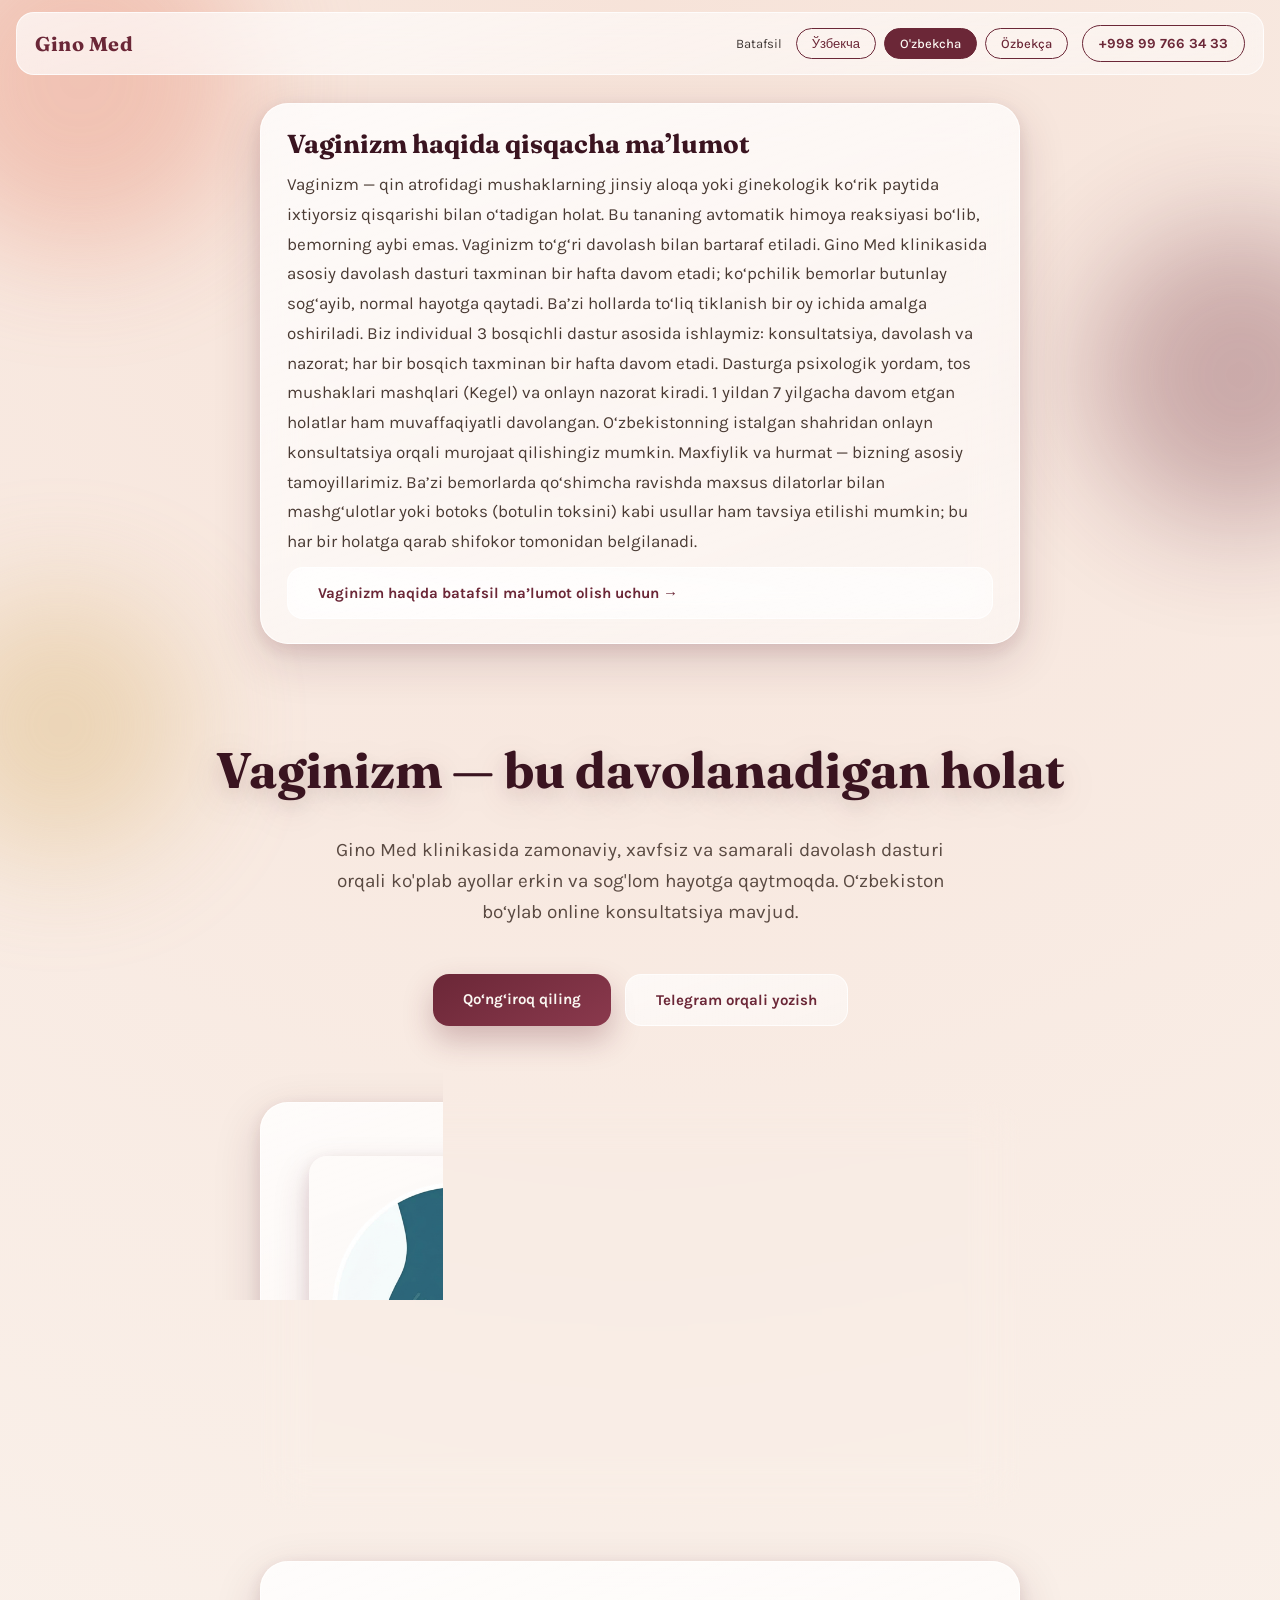
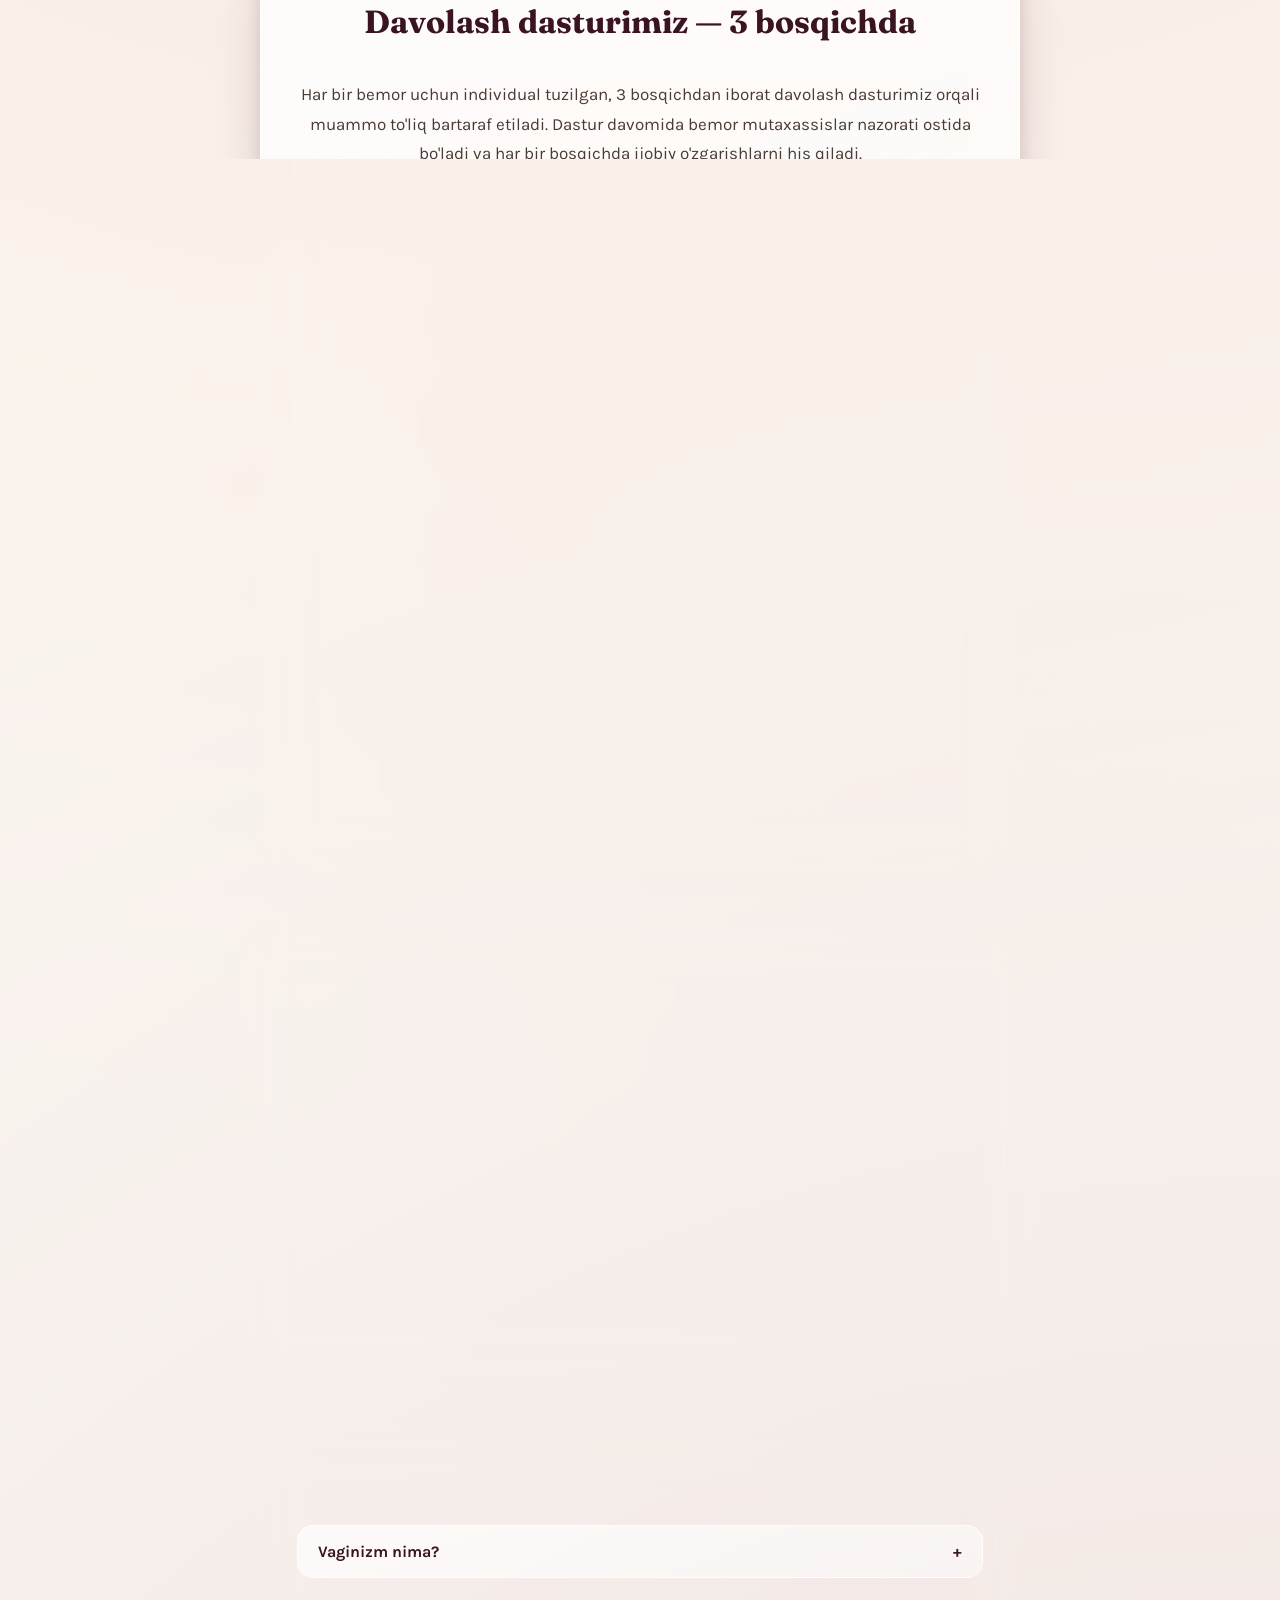
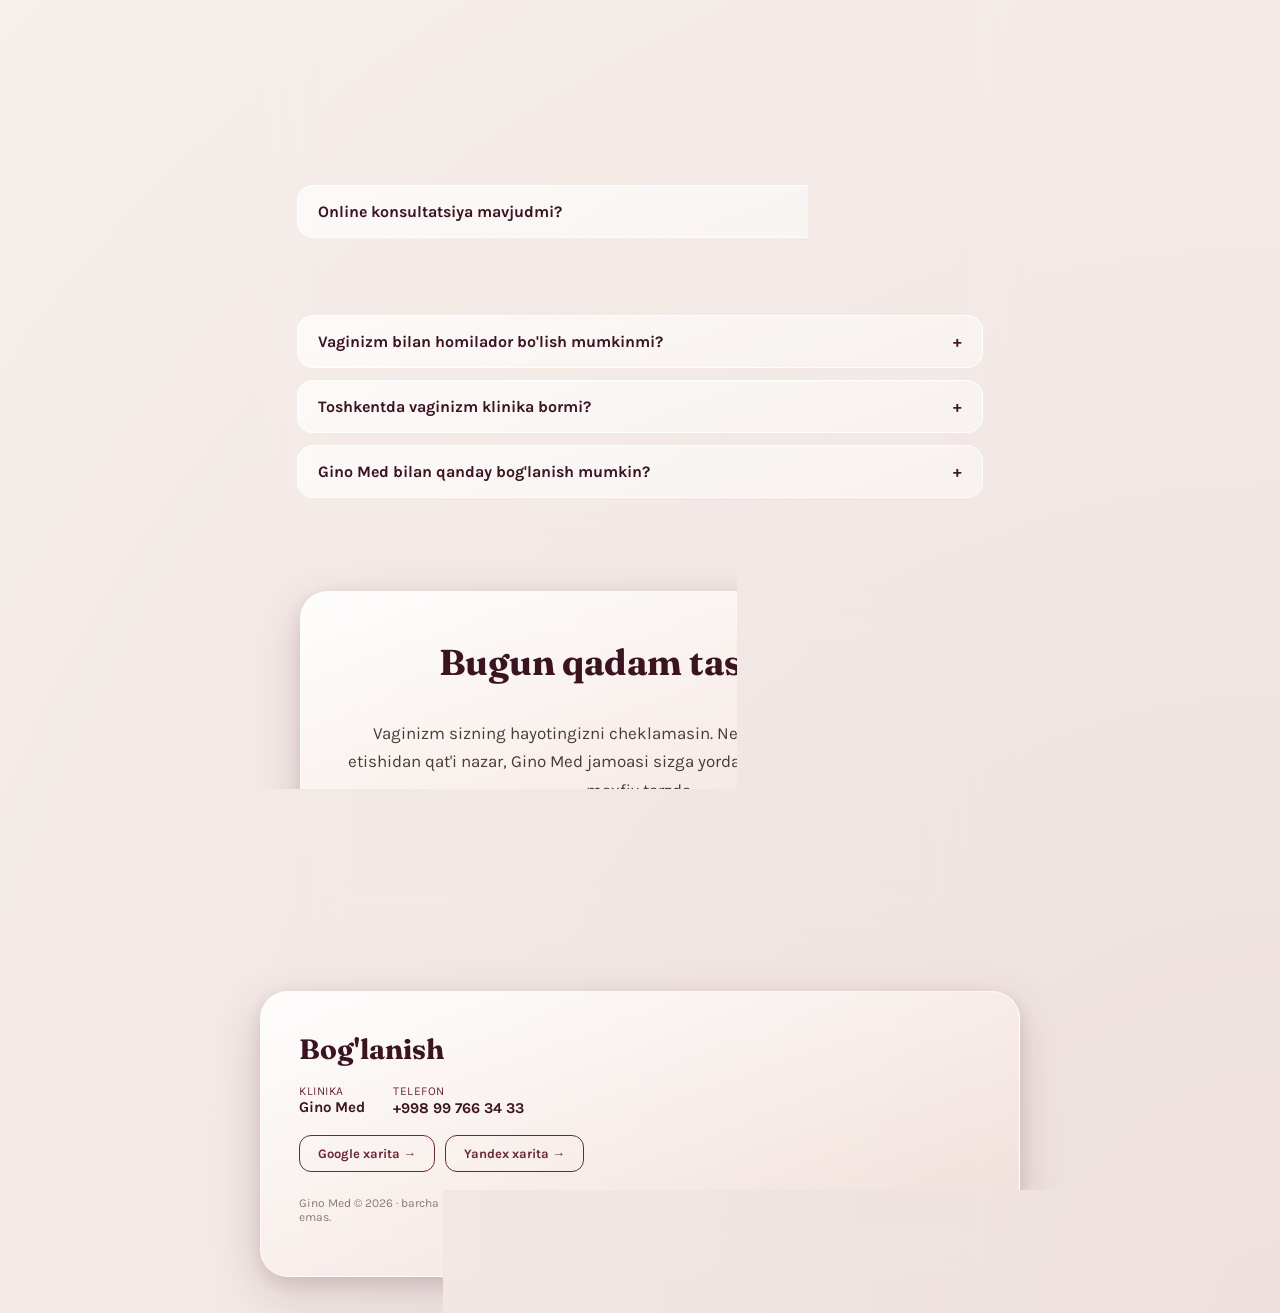
<file: index.html>
<!doctype html>
<html lang="uz">
<head>
  <meta charset="utf-8">
  <meta name="viewport" content="width=device-width, initial-scale=1">

  <!-- SEO: Title & Description (LLM-friendly, no region) -->
  <title>Vaginizm davolash — Gino Med klinikasi | Online va maxfiy yordam</title>
  <meta name="description" content="Vaginizm nima? Vaginizm belgilari va sabablari bo‘yicha ma’lumot. Gino Med klinikasida Toshkentda individual vaginizm davolash, online konsultatsiya. Ko‘p hollarda bir oy ichida ijobiy natija.">

  <!-- Canonical -->
  <link rel="canonical" href="https://vaginizm.uz/">

  <!-- Open Graph -->
  <meta property="og:type" content="website">
  <meta property="og:title" content="Vaginizm davolash — Gino Med klinikasi">
  <meta property="og:description" content="Individual 3 bosqichli dastur, online konsultatsiya. Ko‘p hollarda bir oy ichida ijobiy natija. Maxfiy va xavfsiz.">
  <meta property="og:image" content="https://vaginizm.uz/icons/hero.png">
  <meta property="og:locale" content="uz_UZ">

  <!-- Fonts -->
  <link rel="preconnect" href="https://fonts.googleapis.com">
  <link href="https://fonts.googleapis.com/css2?family=Fraunces:wght@400;600;700&family=Karla:wght@400;500;700&display=swap" rel="stylesheet">

  <!-- Favicon & App Icons (based on clinic logo) -->
  <link rel="apple-touch-icon" sizes="180x180" href="icons/apple-touch-icon.png">
  <link rel="icon" type="image/png" sizes="32x32" href="icons/favicon-32x32.png">
  <link rel="icon" type="image/png" sizes="16x16" href="icons/favicon-16x16.png">

  <!-- Styles -->
  <link rel="stylesheet" href="css/styles.css">

  <!-- Schema: MedicalClinic -->
  <script type="application/ld+json">
  {
    "@context": "https://schema.org",
    "@type": "MedicalClinic",
    "name": "Gino Med",
    "alternateName": ["Гино Мед"],
    "url": "https://vaginizm.uz/",
    "description": "Vaginizmni individual 3 bosqichli dastur orqali davolaydigan ginekologiya klinikasi. O‘zbekiston bo‘ylab online konsultatsiya mavjud.",
    "medicalSpecialty": "Gynecologic",
    "telephone": "+998997663433",
    "areaServed": {
      "@type": "Country",
      "name": "Uzbekistan"
    },
    "sameAs": [
      "https://t.me/devioruz"
    ],
    "priceRange": "$$",
    "openingHoursSpecification": {
      "@type": "OpeningHoursSpecification",
      "dayOfWeek": ["Monday","Tuesday","Wednesday","Thursday","Friday","Saturday","Sunday"],
      "opens": "09:00",
      "closes": "21:00"
    }
  }
  </script>

  <!-- Schema: FAQPage -->
  <script type="application/ld+json">
  {
    "@context": "https://schema.org",
    "@type": "FAQPage",
    "mainEntity": [
      {"@type":"Question","name":"Vaginizm nima?","acceptedAnswer":{"@type":"Answer","text":"Vaginizm — jinsiy aloqa yoki ginekologik ko‘rikni qiyinlashtiradigan, ixtiyorsiz mushak spazmi bilan bog‘liq holat."}},
      {"@type":"Question","name":"Vaginizm davolanadimi?","acceptedAnswer":{"@type":"Answer","text":"Ha, to‘g‘ri yondashuv bilan davolanadi. Gino Med klinikasi 1 yildan 7 yilgacha ushbu muammo bilan yashagan bemorlarni ham muvaffaqiyatli davolagan."}},
      {"@type":"Question","name":"Vaginizm necha vaqtda davolanadi?","acceptedAnswer":{"@type":"Answer","text":"Ko‘p hollarda bir oy ichida ijobiy natijaga erishiladi, lekin bu har bir bemorga qarab farq qilishi mumkin."}},
      {"@type":"Question","name":"Davolash dasturi necha bosqichdan iborat?","acceptedAnswer":{"@type":"Answer","text":"Davolash individual tuzilgan 3 bosqichdan iborat: konsultatsiya, davolash va nazorat."}},
      {"@type":"Question","name":"Jinsiy aloqada og‘riq bo‘lsa nima qilish kerak?","acceptedAnswer":{"@type":"Answer","text":"Agar jinsiy aloqada doimiy og‘riq, birinchi kecha qo‘rquvi yoki qin mushaklari siqilishi kuzatilsa, vaginizm shubhasi mumkin. Gino Med klinikasida ginekolog va psixolog bilan konsultatsiya o‘tkaziladi."}},
      {"@type":"Question","name":"Vaginizm bilan homilador bo‘lish mumkinmi?","acceptedAnswer":{"@type":"Answer","text":"Ha, vaginizm bilan ham homilador bo‘lish mumkin. Ba’zi hollarda EKU yoki boshqa usullar tavsiya etiladi."}},
      {"@type":"Question","name":"Toshkentda vaginizm klinika bormi?","acceptedAnswer":{"@type":"Answer","text":"Ha, Gino Med — Toshkentdagi vaginizm klinikasi. O‘zbekiston bo‘ylab online konsultatsiya orqali ham murojaat qilishingiz mumkin."}},
      {"@type":"Question","name":"Online konsultatsiya mavjudmi?","acceptedAnswer":{"@type":"Answer","text":"Ha, O‘zbekiston bo‘ylab online konsultatsiya olib boriladi. Batafsil ma’lumot uchun qo‘ng‘iroq qiling."}},
      {"@type":"Question","name":"Gino Med bilan qanday bog‘lanish mumkin?","acceptedAnswer":{"@type":"Answer","text":"Telefon orqali: +998 99 766 34 33."}}
    ]
  }
  </script>
</head>
<body>

  <!-- Background blobs (optimized) -->
  <div class="blob b1"></div>
  <div class="blob b2"></div>
  <div class="blob b3"></div>

  <!-- Hidden summary for crawlers / LLMs -->
  <div class="sr-only" id="ai-summary">
    Gino Med — vaginizmni davolaydigan ginekologiya klinikasi. Vaginizm — jinsiy aloqa yoki ginekologik ko‘rikni qiyinlashtiradigan, ixtiyorsiz mushak spazmi bilan bog‘liq holat. 1 yildan 7 yilgacha davom etgan holatlar ham muvaffaqiyatli davolangan; ko‘p hollarda bir oy ichida natija. Davolash individual 3 bosqichli dastur orqali olib boriladi. O‘zbekiston bo‘ylab online konsultatsiya mavjud. Telefon: +998 99 766 34 33.
  </div>

  <!-- SEO keywords block (Latin + Cyrillic) for crawlers -->
  <div class="sr-only">
    Vaginizm nima, vaginizm belgilari, vaginizm sabablari, jinsiy aloqada og'riq, qin mushaklari siqilishi, birinchi jinsiy aloqadan qo'rquv. Vaginizmni davolash Toshkentda, vaginizm klinika, ginekolog Toshkent, seksopatolog Toshkent, vaginizm shifokori, vaginizm psixolog, kegel mashqlari, vaginizm botoks, vaginizm uy sharoitida davolash. Vaginizm bilan homilador bo'lish, vaginizm va EKU.
    Вагинизм нима, вагинизм белгилари, вагинизм сабаблари, жинсий алоқада оғриқ, қин мушаклари сиқилиши, биринчи жинсий алоқадан қўрқув. Вагинизмни даволаш Тошкентда, вагинизм клиника, гинеколог Тошкент, сексопатолог Тошкент, вагинизм шифокори, вагинизм психолог, Кегел машқлари, вагинизм ботокс, вагинизм уй шароитида даволаш. Вагинизм билан ҳомиладор бўлиш, вагинизм ва ЭКУ.
  </div>

  <div class="page">

    <!-- HEADER (desktop bar / mobile expandable card) -->
    <header class="glass-chip header" id="site-header">
      <div class="header-top-row">
        <div class="logo">Gino Med</div>
        <a href="vaginizm.html" class="header-link desktop-only" data-i18n="navArticle">Batafsil</a>

        <!-- Desktop: language + phone (visible on larger screens) -->
        <div class="header-right desktop-only" id="lang-switcher"></div>

        <!-- Mobile menu button (hamburger / X in same button) -->
        <button class="menu-btn mobile-only" id="mobile-menu-btn" aria-label="Menyu">
          <span></span><span></span><span></span>
        </button>
      </div>

      <!-- Mobile expandable menu inside header card -->
      <div id="mobile-menu">
        <div id="mobile-lang-switcher"></div>
        <a href="vaginizm.html" class="header-link mobile-only" data-i18n="navArticle">Batafsil</a>
        <a href="tel:+998997663433" class="btn btn-solid mobile-phone-link">+998 99 766 34 33</a>
      </div>
    </header>

    <main>
      <!-- HOOK LAYER (GEO/SEO summary for humans and LLMs) -->
      <section class="hook-layer">
        <div class="glass wrap fade d1">
          <h2 data-i18n="hookTitle">Vaginizm haqida qisqacha ma’lumot</h2>
          <p data-i18n="hookText"></p>
          <a href="vaginizm.html" class="btn btn-outline glass-chip" data-i18n="hookLink">Vaginizm haqida batafsil ma’lumot olish uchun →</a>
        </div>
      </section>

      <!-- HERO -->
      <section class="hero">
      <h1 class="fade d1" data-i18n="heroTitle">Vaginizm — bu davolanadigan holat</h1>
      <p class="fade d2" data-i18n="heroSubtitle">Gino Med klinikasida zamonaviy, xavfsiz va samarali davolash dasturi orqali ko‘plab ayollar erkin va sog‘lom hayotga qaytmoqda. O‘zbekiston bo‘ylab online konsultatsiya mavjud.</p>
      <div class="fade d3 hero-actions">
        <a href="tel:+998997663433" class="btn btn-solid" data-i18n="ctaPrimary">Qo‘ng‘iroq qilish</a>
        <a href="https://t.me/devioruz" target="_blank" rel="noopener noreferrer" class="btn btn-outline glass-chip" id="telegram-cta" data-i18n="ctaTelegram">Telegram orqali yozish</a>
      </div>
    </section>

    <!-- INTRO CARD (hero image + text) -->
    <section class="intro">
      <div class="glass fade d2 wrap intro-card">
        <img
          src="icons/hero.png"
          alt="Gino Med — Vaginizm davolash"
          loading="eager"
          class="blur-up intro-image"
        >
        <div class="intro-text">
          <h2 data-i18n="aboutTitle">Vaginizm nima?</h2>
          <p data-i18n="aboutText">Gino Med — O‘zbekistondagi vaginizm bo‘yicha ixtisoslashgan ginekologiya klinikasi. Vaginizm — jinsiy aloqa yoki ginekologik ko‘rikni qiyinlashtiradigan, ixtiyorsiz mushak spazmi bilan bog‘liq holat. Biz 1 yildan 7 yilgacha ushbu muammo bilan yashagan bemorlarni ham muvaffaqiyatli davolab, sog‘lig‘ini tiklaganmiz. To‘g‘ri yondashuv bilan ko‘pchilik bemorlarda bir oy ichida ijobiy natijaga erishiladi.</p>
        </div>
      </div>
    </section>



    <!-- PROGRAM -->
    <section class="program">
      <div class="glass fade d3 wrap">
        <h2 data-i18n="programTitle">Davolash dasturimiz — 3 bosqichda</h2>
        <p data-i18n="programText">Har bir bemor uchun individual tuzilgan, 3 bosqichdan iborat davolash dasturimiz orqali muammo to‘liq bartaraf etiladi. Dastur davomida bemor mutaxassislar nazorati ostida bo‘ladi va har bir bosqichda ijobiy o‘zgarishlarni his qiladi.</p>
        <img
          src="icons/3steps.jpg"
          alt="Davolash dasturimiz — 3 bosqichda"
          loading="lazy"
          class="blur-up program-image"
        >
      </div>
    </section>

    <!-- WHY US -->
    <section class="why">
      <div class="glass-dark fade d2 wrap">
        <h2 data-i18n="whyTitle">Nega aynan Gino Med?</h2>
        <div id="why-list" class="why-list">
          <!-- Default content for SEO/LLM (JS will override) -->
          <div class="why-row"><div class="why-icon">✓</div><div class="why-text">Maxfiylik va hurmat kafolatlangan</div></div>
          <div class="why-row"><div class="why-icon">✓</div><div class="why-text">Individual yondashuv — har bir bemor uchun alohida reja</div></div>
          <div class="why-row"><div class="why-icon">✓</div><div class="why-text">Tajribali mutaxassislar jamoasi</div></div>
          <div class="why-row"><div class="why-icon">✓</div><div class="why-text">Ko‘pchilik holatlarda 1 oy ichida natija</div></div>
          <div class="why-row"><div class="why-icon">✓</div><div class="why-text">1 yildan 7 yilgacha davom etgan holatlarni ham davolash tajribasi</div></div>
        </div>
      </div>
    </section>

    <!-- FAQ -->
    <section class="faq">
      <div class="glass fade d3 wrap">
        <h2 data-i18n="faqTitle">Ko‘p so‘raladigan savollar</h2>
        <div id="faq-list" class="faq-list">
          <!-- Default FAQ content for SEO/LLM (JS will override) -->
          <div class="faq-item glass-chip">
            <div class="faq-q"><span>Vaginizm nima?</span><span>+</span></div>
            <div class="faq-a">Vaginizm — jinsiy aloqa yoki ginekologik ko‘rikni qiyinlashtiradigan, ixtiyorsiz mushak spazmi bilan bog‘liq holat.</div>
          </div>
          <div class="faq-item glass-chip">
            <div class="faq-q"><span>Vaginizm davolanadimi?</span><span>+</span></div>
            <div class="faq-a">Ha, to‘g‘ri yondashuv bilan davolanadi. Gino Med klinikasi 1 yildan 7 yilgacha ushbu muammo bilan yashagan bemorlarni ham muvaffaqiyatli davolagan.</div>
          </div>
          <div class="faq-item glass-chip">
            <div class="faq-q"><span>Vaginizm necha vaqtda davolanadi?</span><span>+</span></div>
            <div class="faq-a">Ko‘p hollarda bir oy ichida ijobiy natijaga erishiladi, lekin bu har bir bemorga qarab farq qilishi mumkin.</div>
          </div>
          <div class="faq-item glass-chip">
            <div class="faq-q"><span>Davolash dasturi necha bosqichdan iborat?</span><span>+</span></div>
            <div class="faq-a">Davolash individual tuzilgan 3 bosqichdan iborat: konsultatsiya, davolash va nazorat.</div>
          </div>
          <div class="faq-item glass-chip">
            <div class="faq-q"><span>Online konsultatsiya mavjudmi?</span><span>+</span></div>
            <div class="faq-a">Ha, O‘zbekiston bo‘ylab online konsultatsiya olib boriladi. Batafsil ma’lumot uchun qo‘ng‘iroq qiling.</div>
          </div>
          <div class="faq-item glass-chip">
            <div class="faq-q"><span>Gino Med bilan qanday bog‘lanish mumkin?</span><span>+</span></div>
            <div class="faq-a">Telefon orqali: +998 99 766 34 33.</div>
          </div>
        </div>
      </div>
    </section>

    <!-- FINAL CTA -->
    <section class="final-cta">
      <div class="glass fade d3 wrap">
        <h2 data-i18n="ctaTitle">Bugun qadam tashlang</h2>
        <p data-i18n="ctaText">Vaginizm sizning hayotingizni cheklamasin. Necha yildan beri davom etishidan qat'i nazar, Gino Med jamoasi sizga yordam bera oladi — xavfsiz va maxfiy tarzda.</p>
        <a href="tel:+998997663433" class="btn btn-solid" id="final-cta-btn">Hoziroq bog'laning: +998 99 766 34 33</a>
      </div>
    </section>
    </main>

    <!-- CONTACT / FOOTER -->
    <footer class="footer">
      <div class="glass fade d4 wrap">
        <h3 data-i18n="contactTitle">Bog‘lanish</h3>
        <div class="contact-grid">
          <div>
            <div class="label" data-i18n="clinicLabel">Klinika</div>
            <div class="value">Gino Med</div>
          </div>
          <div>
            <div class="label" data-i18n="phoneLabel">Telefon</div>
            <a href="tel:+998997663433" class="value">+998 99 766 34 33</a>
          </div>
        </div>
        <div class="map-links">
          <a href="https://maps.app.goo.gl/FUXiEd91kHBf6kwW9" target="_blank" rel="noopener noreferrer" id="google-link">Google xarita →</a>
          <a href="https://yandex.uz/maps/-/CXE9FCyt" target="_blank" rel="noopener noreferrer" id="yandex-link">Yandex xarita →</a>
        </div>
        <p class="footer-note" id="footer-line">Gino Med © 2026 · barcha huquqlar himoyalangan. Ushbu ma’lumotlar faqat tanishtiruv uchun, shaxsiy tibbiy maslahat emas.</p>
      </div>
    </footer>

  </div>

  <!-- FAB-style mobile call button (icon only, bottom-right) -->
  <a href="tel:+998997663433" class="fab-call mobile-only" aria-label="Qo‘ng‘iroq qilish">
    <svg viewBox="0 0 24 24" width="24" height="24" fill="none" stroke="#FBF7F2" stroke-width="2.2" stroke-linecap="round" stroke-linejoin="round">
      <path d="M22 16.92v3a2 2 0 0 1-2.18 2 19.79 19.79 0 0 1-8.63-3.07 19.52 19.52 0 0 1-6-6A19.79 19.79 0 0 1 2.12 4.18 2 2 0 0 1 4.11 2h3a2 2 0 0 1 2 1.72c.13.81.36 1.6.68 2.35a2 2 0 0 1-.45 2.11L8.09 9.42a16 16 0 0 0 6 6l1.24-1.24a2 2 0 0 1 2.11-.45c.75.32 1.54.55 2.35.68A2 2 0 0 1 22 16.92Z"/>
    </svg>
  </a>

  <!-- Main JS -->
  <script src="js/main.js"></script>
</body>
</html>
</file>
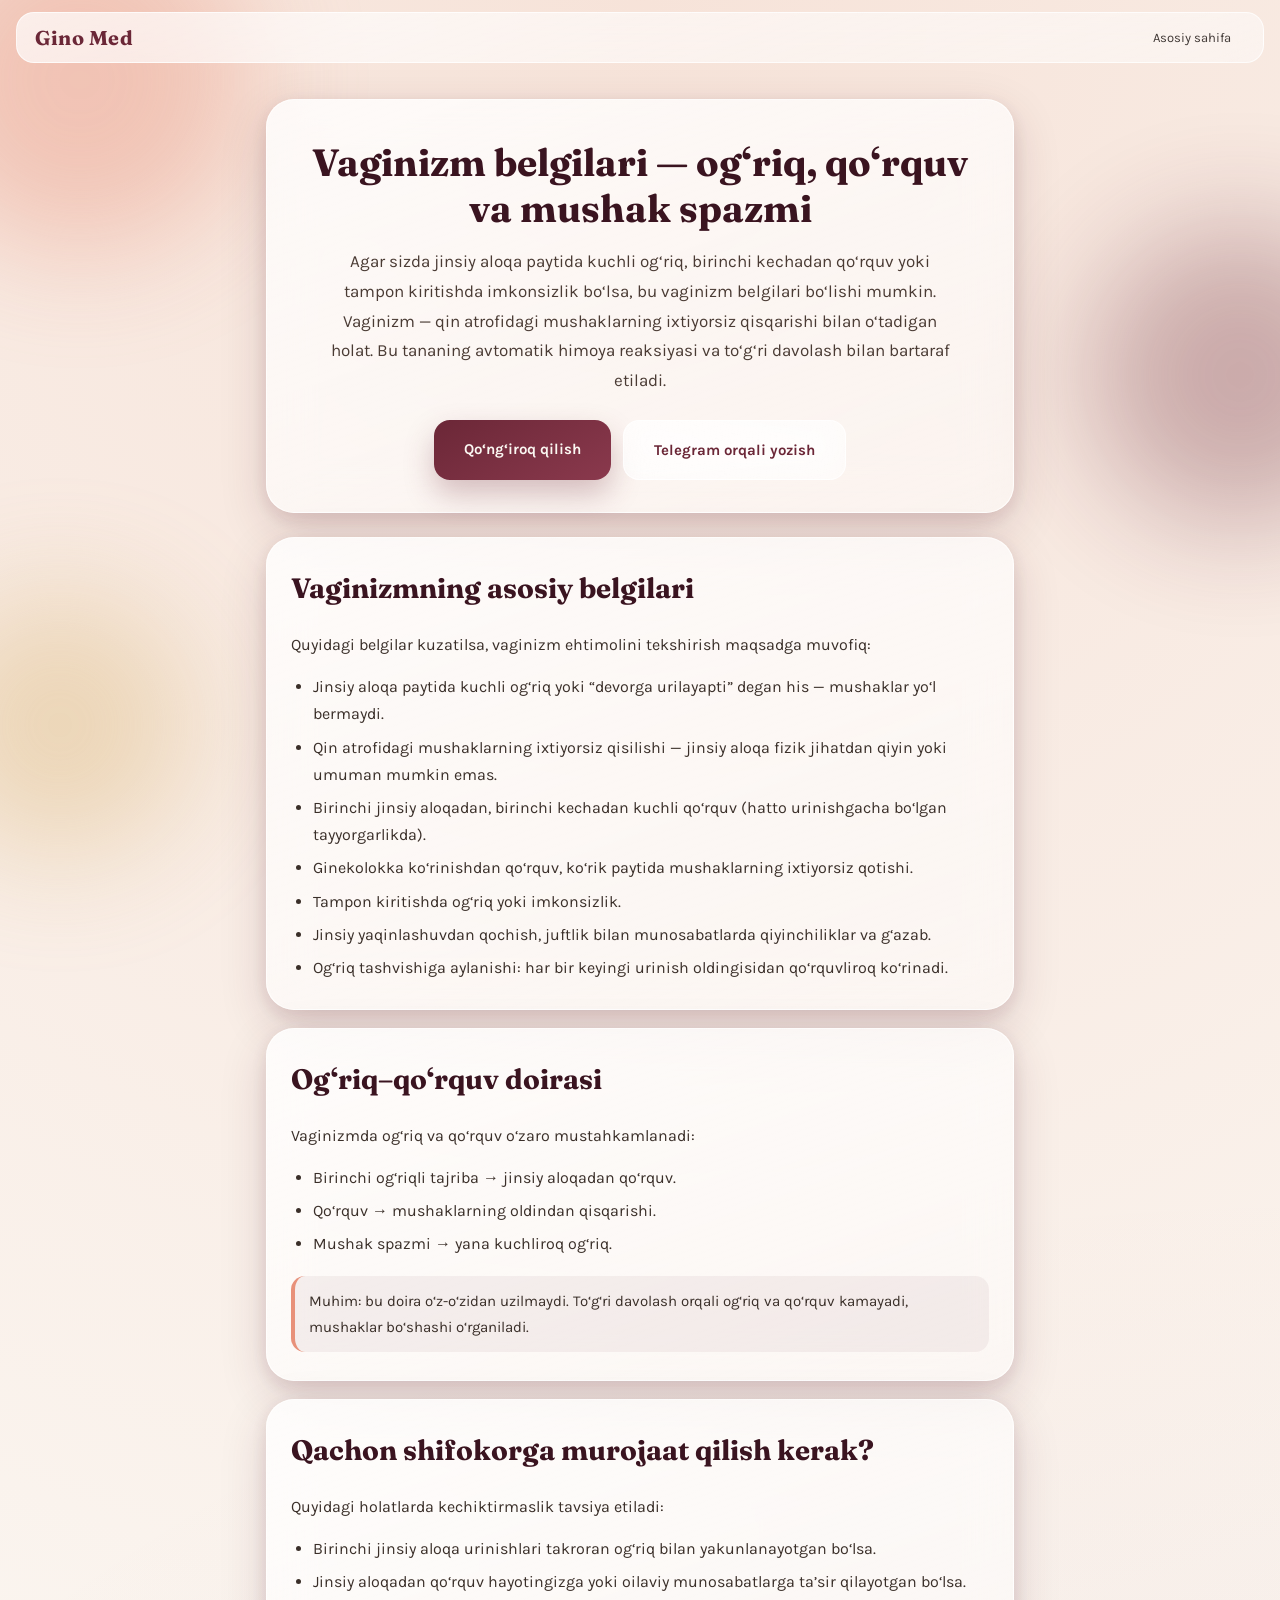
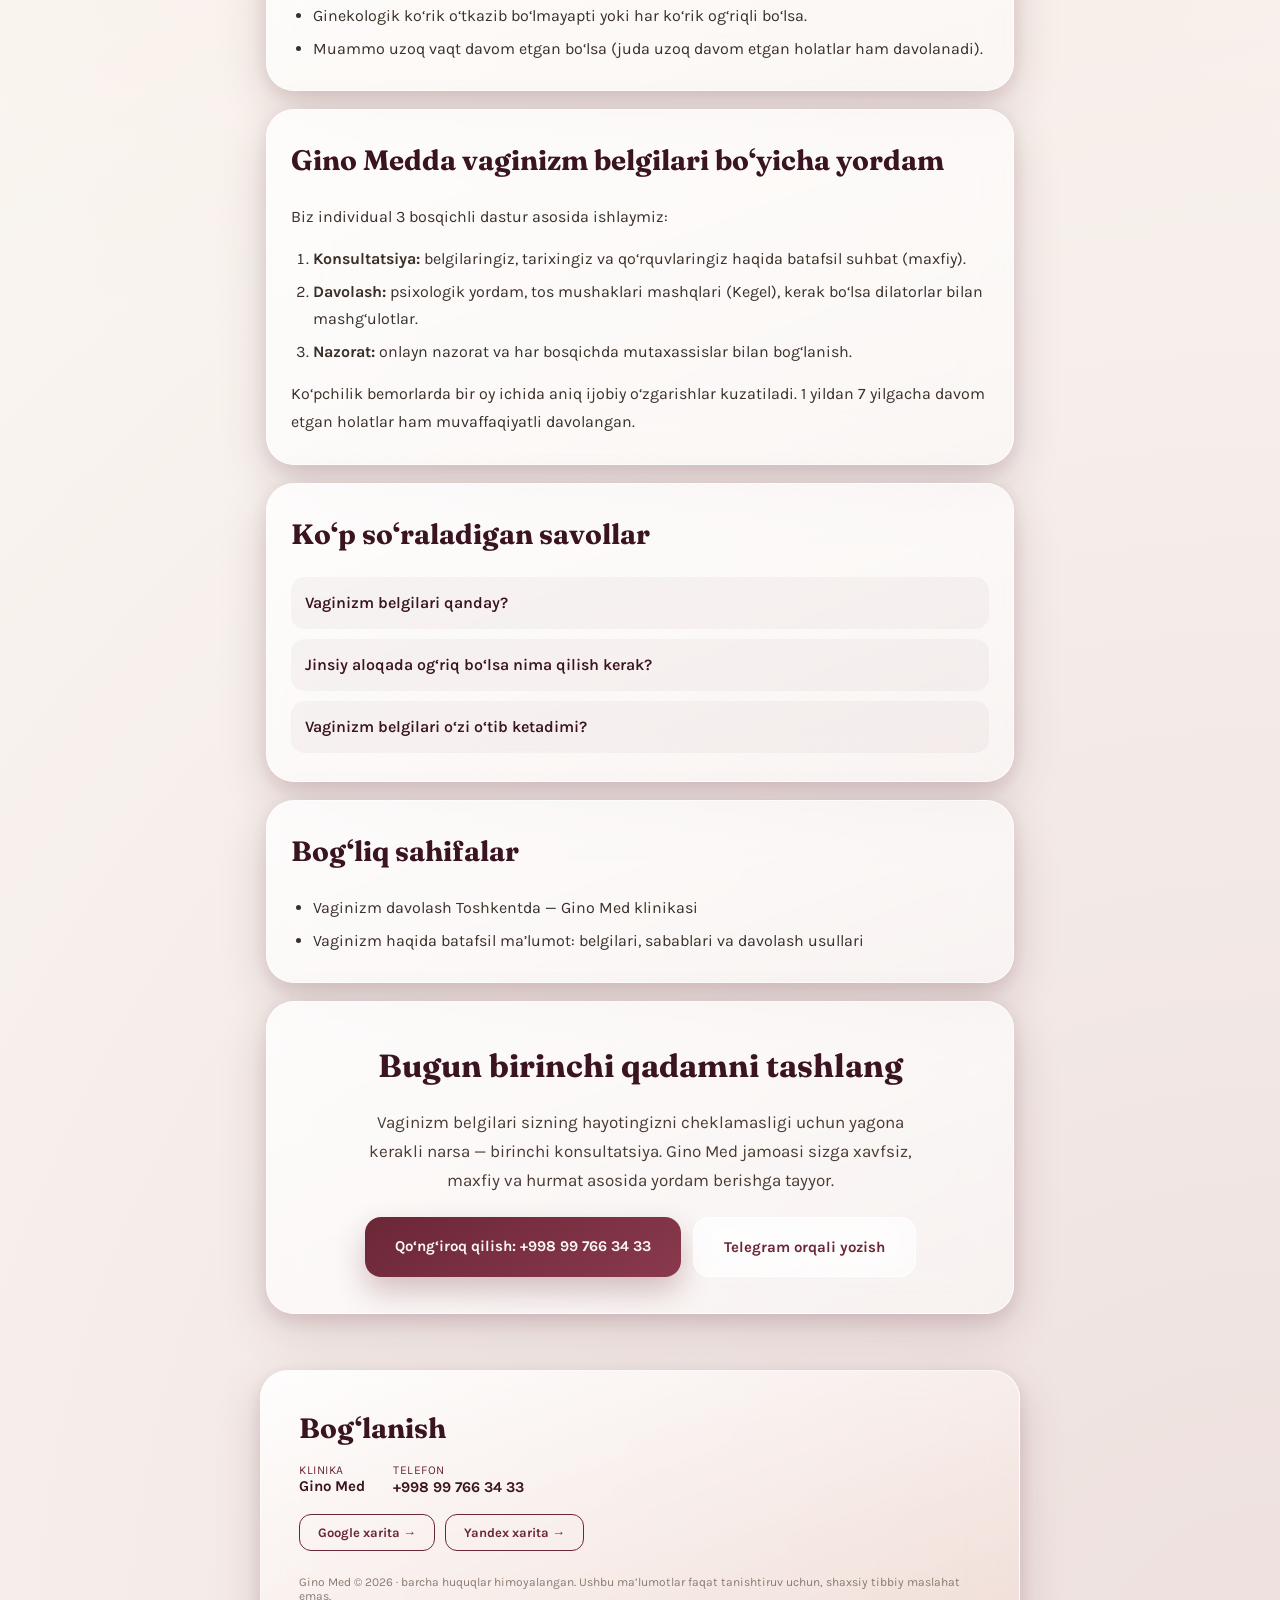
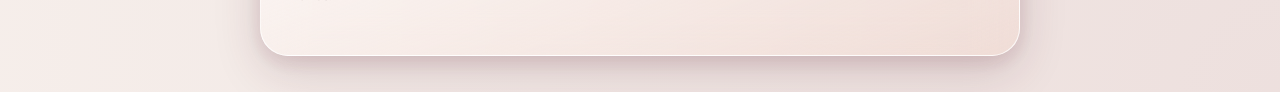
<file: vaginizm-belgilari.html>
<!doctype html>
<html lang="uz">
<head>
  <meta charset="utf-8">
  <meta name="viewport" content="width=device-width, initial-scale=1">

  <!-- SEO -->
  <title>Vaginizm belgilari — og‘riq, qo‘rquv va mushak spazmi | Gino Med</title>
  <meta name="description" content="Vaginizm belgilari: jinsiy aloqada og‘riq, birinchi kechadan qo‘rquv, tampon kiritishda imkonsizlik. Gino Med klinikasi Toshkentda individual davolash dasturi bilan yordam beradi.">

  <!-- Canonical -->
  <link rel="canonical" href="https://vaginizm.uz/vaginizm-belgilari.html">

  <!-- Open Graph -->
  <meta property="og:type" content="article">
  <meta property="og:title" content="Vaginizm belgilari — og‘riq, qo‘rquv va mushak spazmi | Gino Med">
  <meta property="og:description" content="Vaginizm belgilari haqida aniq ma’lumot. Jinsiy aloqada og‘riq, birinchi kechadan qo‘rquv, tampon kiritishda imkonsizlik va boshqa belgilar.">
  <meta property="og:image" content="https://vaginizm.uz/icons/hero.png">
  <meta property="og:locale" content="uz_UZ">

  <!-- Fonts -->
  <link rel="preconnect" href="https://fonts.googleapis.com">
  <link href="https://fonts.googleapis.com/css2?family=Fraunces:wght@400;600;700&family=Karla:wght@400;500;700&display=swap" rel="stylesheet">

  <!-- Favicon & App Icons -->
  <link rel="apple-touch-icon" sizes="180x180" href="icons/apple-touch-icon.png">
  <link rel="icon" type="image/png" sizes="32x32" href="icons/favicon-32x32.png">
  <link rel="icon" type="image/png" sizes="16x16" href="icons/favicon-16x16.png">

  <!-- Styles -->
  <link rel="stylesheet" href="css/styles.css">
  <link rel="stylesheet" href="css/vaginizm-article.css">

  <!-- Schema: MedicalWebPage -->
  <script type="application/ld+json">
  {
    "@context": "https://schema.org",
    "@type": "MedicalWebPage",
    "name": "Vaginizm belgilari — og‘riq, qo‘rquv va mushak spazmi",
    "description": "Vaginizm belgilari haqida aniq ma’lumot: jinsiy aloqada og‘riq, birinchi kechadan qo‘rquv, tampon kiritishda imkonsizlik. Gino Med klinikasi.",
    "url": "https://vaginizm.uz/vaginizm-belgilari.html",
    "medicalSpecialty": "Gynecologic"
  }
  </script>

  <!-- Schema: FAQPage -->
  <script type="application/ld+json">
  {
    "@context": "https://schema.org",
    "@type": "FAQPage",
    "mainEntity": [
      {"@type":"Question","name":"Vaginizm belgilari qanday?","acceptedAnswer":{"@type":"Answer","text":"Asosiy belgilar: jinsiy aloqada og‘riq, birinchi kechadan qo‘rquv, tampon kiritishda imkonsizlik, ginekolog ko‘rinishidan qo‘rquv va mushaklarning ixtiyorsiz qotishi."}},
      {"@type":"Question","name":"Jinsiy aloqada og‘riq bo‘lsa nima qilish kerak?","acceptedAnswer":{"@type":"Answer","text":"Agar jinsiy aloqada doimiy og‘riq, birinchi kecha qo‘rquvi yoki qin mushaklari siqilishi kuzatilsa, vaginizm shubhasi mumkin. Gino Med klinikasida ginekolog va psixolog bilan konsultatsiya o‘tkaziladi."}},
      {"@type":"Question","name":"Vaginizm belgilari o‘zi o‘tib ketadimi?","acceptedAnswer":{"@type":"Answer","text":"Og‘riq–qo‘rquv doirasi o‘z-o‘zidan uzilmaydi; to‘g‘ri davolash talab etiladi. Gino Medda individual 3 bosqichli dastur orqali muammo bartaraf etiladi."}}
    ]
  }
  </script>
</head>
<body>

  <!-- Background blobs -->
  <div class="blob b1"></div>
  <div class="blob b2"></div>
  <div class="blob b3"></div>

  <div class="page">

    <!-- HEADER (same as index) -->
    <header class="glass-chip header" id="site-header">
      <div class="header-top-row">
        <a href="/" class="logo">Gino Med</a>
        <a href="index.html" class="header-link desktop-only">Asosiy sahifa</a>
        <div class="header-right desktop-only"></div>
        <button class="menu-btn mobile-only" id="mobile-menu-btn" aria-label="Menyu">
          <span></span><span></span><span></span>
        </button>
      </div>

      <!-- Mobile menu -->
      <div id="mobile-menu">
        <a href="index.html" class="header-link mobile-only">Asosiy sahifa</a>
        <a href="tel:+998997663433" class="btn btn-solid mobile-phone-link">+998 99 766 34 33</a>
      </div>
    </header>

    <!-- ARTICLE CONTENT -->
    <main id="article-main">

      <!-- Hook Layer (SEO/GEO summary) -->
      <section class="glass article-hero">
        <h1>Vaginizm belgilari — og‘riq, qo‘rquv va mushak spazmi</h1>
        <p>Agar sizda jinsiy aloqa paytida kuchli og‘riq, birinchi kechadan qo‘rquv yoki tampon kiritishda imkonsizlik bo‘lsa, bu vaginizm belgilari bo‘lishi mumkin. Vaginizm — qin atrofidagi mushaklarning ixtiyorsiz qisqarishi bilan o‘tadigan holat. Bu tananing avtomatik himoya reaksiyasi va to‘g‘ri davolash bilan bartaraf etiladi.</p>
        <div class="article-cta-inline">
          <a href="tel:+998997663433" class="btn btn-solid">Qo‘ng‘iroq qilish</a>
          <a href="https://t.me/devioruz" target="_blank" rel="noopener noreferrer" class="btn btn-outline glass-chip">Telegram orqali yozish</a>
        </div>
      </section>

      <!-- Asosiy belgilar -->
      <section class="glass article-section">
        <h2>Vaginizmning asosiy belgilari</h2>
        <p>Quyidagi belgilar kuzatilsa, vaginizm ehtimolini tekshirish maqsadga muvofiq:</p>
        <ul>
          <li>Jinsiy aloqa paytida kuchli og‘riq yoki “devorga urilayapti” degan his — mushaklar yo‘l bermaydi.</li>
          <li>Qin atrofidagi mushaklarning ixtiyorsiz qisilishi — jinsiy aloqa fizik jihatdan qiyin yoki umuman mumkin emas.</li>
          <li>Birinchi jinsiy aloqadan, birinchi kechadan kuchli qo‘rquv (hatto urinishgacha bo‘lgan tayyorgarlikda).</li>
          <li>Ginekolokka ko‘rinishdan qo‘rquv, ko‘rik paytida mushaklarning ixtiyorsiz qotishi.</li>
          <li>Tampon kiritishda og‘riq yoki imkonsizlik.</li>
          <li>Jinsiy yaqinlashuvdan qochish, juftlik bilan munosabatlarda qiyinchiliklar va g‘azab.</li>
          <li>Og‘riq tashvishiga aylanishi: har bir keyingi urinish oldingisidan qo‘rquvliroq ko‘rinadi.</li>
        </ul>
      </section>

      <!-- Og‘riq va qo‘rquv doirasi -->
      <section class="glass article-section">
        <h2>Og‘riq–qo‘rquv doirasi</h2>
        <p>Vaginizmda og‘riq va qo‘rquv o‘zaro mustahkamlanadi:</p>
        <ul>
          <li>Birinchi og‘riqli tajriba → jinsiy aloqadan qo‘rquv.</li>
          <li>Qo‘rquv → mushaklarning oldindan qisqarishi.</li>
          <li>Mushak spazmi → yana kuchliroq og‘riq.</li>
        </ul>
        <div class="note-box">Muhim: bu doira o‘z-o‘zidan uzilmaydi. To‘g‘ri davolash orqali og‘riq va qo‘rquv kamayadi, mushaklar bo‘shashi o‘rganiladi.</div>
      </section>

      <!-- Qachon shifokorga murojaat qilish kerak? -->
      <section class="glass article-section">
        <h2>Qachon shifokorga murojaat qilish kerak?</h2>
        <p>Quyidagi holatlarda kechiktirmaslik tavsiya etiladi:</p>
        <ul>
          <li>Birinchi jinsiy aloqa urinishlari takroran og‘riq bilan yakunlanayotgan bo‘lsa.</li>
          <li>Jinsiy aloqadan qo‘rquv hayotingizga yoki oilaviy munosabatlarga ta’sir qilayotgan bo‘lsa.</li>
          <li>Ginekologik ko‘rik o‘tkazib bo‘lmayapti yoki har ko‘rik og‘riqli bo‘lsa.</li>
          <li>Muammo uzoq vaqt davom etgan bo‘lsa (juda uzoq davom etgan holatlar ham davolanadi).</li>
        </ul>
      </section>

      <!-- Gino Med yondashuvi -->
      <section class="glass article-section">
        <h2>Gino Medda vaginizm belgilari bo‘yicha yordam</h2>
        <p>Biz individual 3 bosqichli dastur asosida ishlaymiz:</p>
        <ol>
          <li><strong>Konsultatsiya:</strong> belgilaringiz, tarixingiz va qo‘rquvlaringiz haqida batafsil suhbat (maxfiy).</li>
          <li><strong>Davolash:</strong> psixologik yordam, tos mushaklari mashqlari (Kegel), kerak bo‘lsa dilatorlar bilan mashg‘ulotlar.</li>
          <li><strong>Nazorat:</strong> onlayn nazorat va har bosqichda mutaxassislar bilan bog‘lanish.</li>
        </ol>
        <p>Ko‘pchilik bemorlarda bir oy ichida aniq ijobiy o‘zgarishlar kuzatiladi. 1 yildan 7 yilgacha davom etgan holatlar ham muvaffaqiyatli davolangan.</p>
      </section>

      <!-- FAQ -->
      <section class="glass article-section">
        <h2>Ko‘p so‘raladigan savollar</h2>
        <div class="faq-list">
          <div class="faq-item">
            <button class="faq-question" type="button">Vaginizm belgilari qanday?</button>
            <div class="faq-answer"><p>Asosiy belgilar: jinsiy aloqada og‘riq, birinchi kechadan qo‘rquv, tampon kiritishda imkonsizlik, ginekolog ko‘rinishidan qo‘rquv va mushaklarning ixtiyorsiz qotishi.</p></div>
          </div>
          <div class="faq-item">
            <button class="faq-question" type="button">Jinsiy aloqada og‘riq bo‘lsa nima qilish kerak?</button>
            <div class="faq-answer"><p>Agar jinsiy aloqada doimiy og‘riq, birinchi kecha qo‘rquvi yoki qin mushaklari siqilishi kuzatilsa, vaginizm shubhasi mumkin. Gino Med klinikasida ginekolog va psixolog bilan konsultatsiya o‘tkaziladi.</p></div>
          </div>
          <div class="faq-item">
            <button class="faq-question" type="button">Vaginizm belgilari o‘zi o‘tib ketadimi?</button>
            <div class="faq-answer"><p>Og‘riq–qo‘rquv doirasi o‘z-o‘zidan uzilmaydi; to‘g‘ri davolash talab etiladi. Gino Medda individual 3 bosqichli dastur orqali muammo bartaraf etiladi.</p></div>
          </div>
        </div>
      </section>

      <!-- Related pages (internal linking for SEO/GEO) -->
      <section class="glass article-section">
        <h2>Bog‘liq sahifalar</h2>
        <ul>
          <li><a href="/vaginizm-davolash-toshkentda.html">Vaginizm davolash Toshkentda — Gino Med klinikasi</a></li>
          <li><a href="/vaginizm.html">Vaginizm haqida batafsil ma’lumot: belgilari, sabablari va davolash usullari</a></li>
        </ul>
      </section>

      <!-- Final CTA -->
      <section class="glass article-final-cta">
        <h2>Bugun birinchi qadamni tashlang</h2>
        <p>Vaginizm belgilari sizning hayotingizni cheklamasligi uchun yagona kerakli narsa — birinchi konsultatsiya. Gino Med jamoasi sizga xavfsiz, maxfiy va hurmat asosida yordam berishga tayyor.</p>
        <div class="article-cta-inline">
          <a href="tel:+998997663433" class="btn btn-solid">Qo‘ng‘iroq qilish: +998 99 766 34 33</a>
          <a href="https://t.me/devioruz" target="_blank" rel="noopener noreferrer" class="btn btn-outline glass-chip">Telegram orqali yozish</a>
        </div>
      </section>

    </main>

    <!-- FOOTER (same as index) -->
    <footer class="footer">
      <div class="glass fade d4 wrap">
        <h3>Bog‘lanish</h3>
        <div class="contact-grid">
          <div>
            <div class="label">Klinika</div>
            <div class="value">Gino Med</div>
          </div>
          <div>
            <div class="label">Telefon</div>
            <a href="tel:+998997663433" class="value">+998 99 766 34 33</a>
          </div>
        </div>
        <div class="map-links">
          <a href="https://maps.app.goo.gl/FUXiEd91kHBf6kwW9" target="_blank" rel="noopener noreferrer">Google xarita →</a>
          <a href="https://yandex.uz/maps/-/CXE9FCyt" target="_blank" rel="noopener noreferrer">Yandex xarita →</a>
        </div>
        <p class="footer-note">Gino Med © 2026 · barcha huquqlar himoyalangan. Ushbu ma’lumotlar faqat tanishtiruv uchun, shaxsiy tibbiy maslahat emas.</p>
      </div>
    </footer>

  </div>

  <!-- FAB mobile call button -->
  <a href="tel:+998997663433" class="fab-call mobile-only" aria-label="Qo‘ng‘iroq qilish">
    <svg viewBox="0 0 24 24" width="24" height="24" fill="none" stroke="#FBF7F2" stroke-width="2.2" stroke-linecap="round" stroke-linejoin="round">
      <path d="M22 16.92v3a2 2 0 0 1-2.18 2 19.79 19.79 0 0 1-8.63-3.07 19.52 19.52 0 0 1-6-6A19.79 19.79 0 0 1 2.12 4.18 2 2 0 0 1 4.11 2h3a2 2 0 0 1 2 1.72c.13.81.36 1.6.68 2.35a2 2 0 0 1-.45 2.11L8.09 9.42a16 16 0 0 0 6 6l1.24-1.24a2 2 0 0 1 2.11-.45c.75.32 1.54.55 2.35.68A2 2 0 0 1 22 16.92Z"/>
    </svg>
  </a>

  <!-- FAQ toggle script (inline for this page) -->
  <script>
    document.addEventListener('DOMContentLoaded', () => {
      const faqItems = document.querySelectorAll('.faq-item');
      faqItems.forEach(item => {
        const btn = item.querySelector('.faq-question');
        const answer = item.querySelector('.faq-answer');
        if (!btn || !answer) return;
        btn.addEventListener('click', () => {
          const isOpen = item.classList.contains('open');
          // close all
          faqItems.forEach(i => {
            i.classList.remove('open');
            const a = i.querySelector('.faq-answer');
            if (a) a.style.maxHeight = null;
          });
          // toggle current
          if (!isOpen) {
            item.classList.add('open');
            answer.style.maxHeight = answer.scrollHeight + 'px';
          }
        });
      });
    });
  </script>

</body>
</html>
</file>
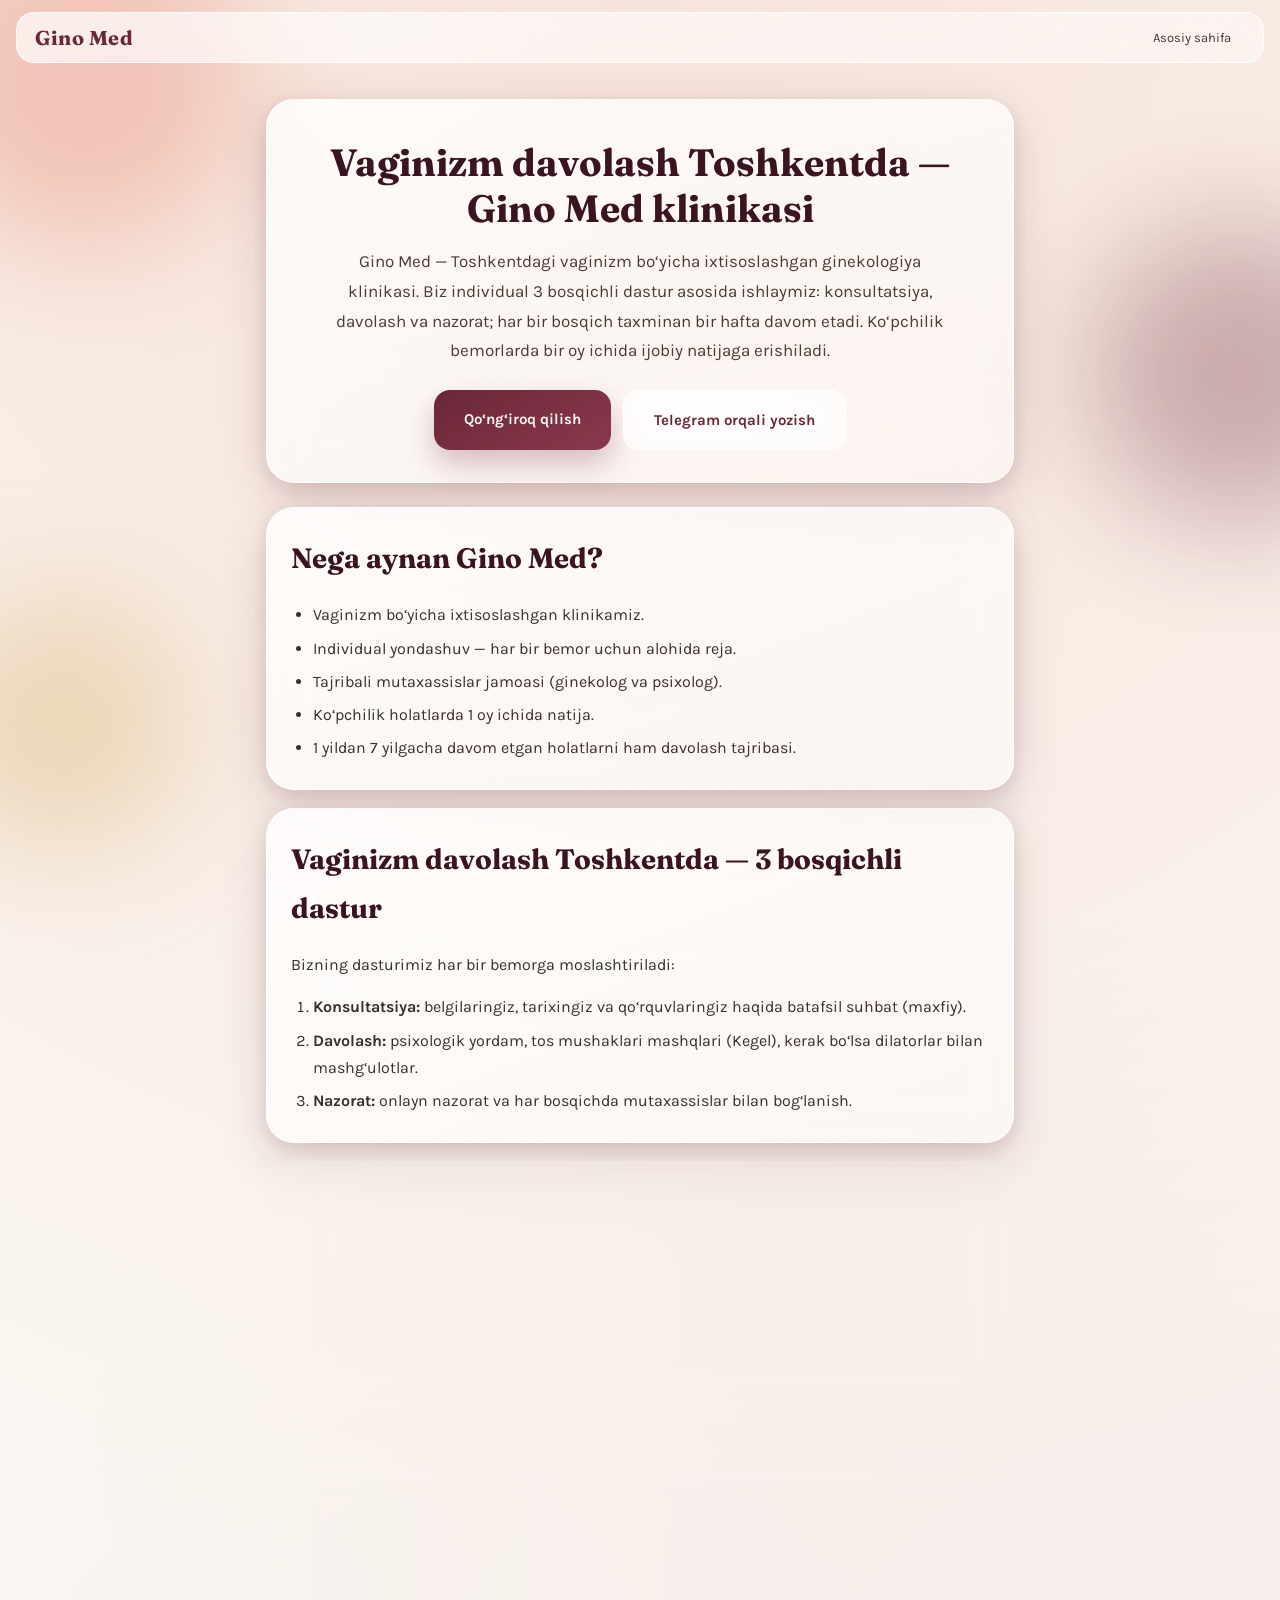
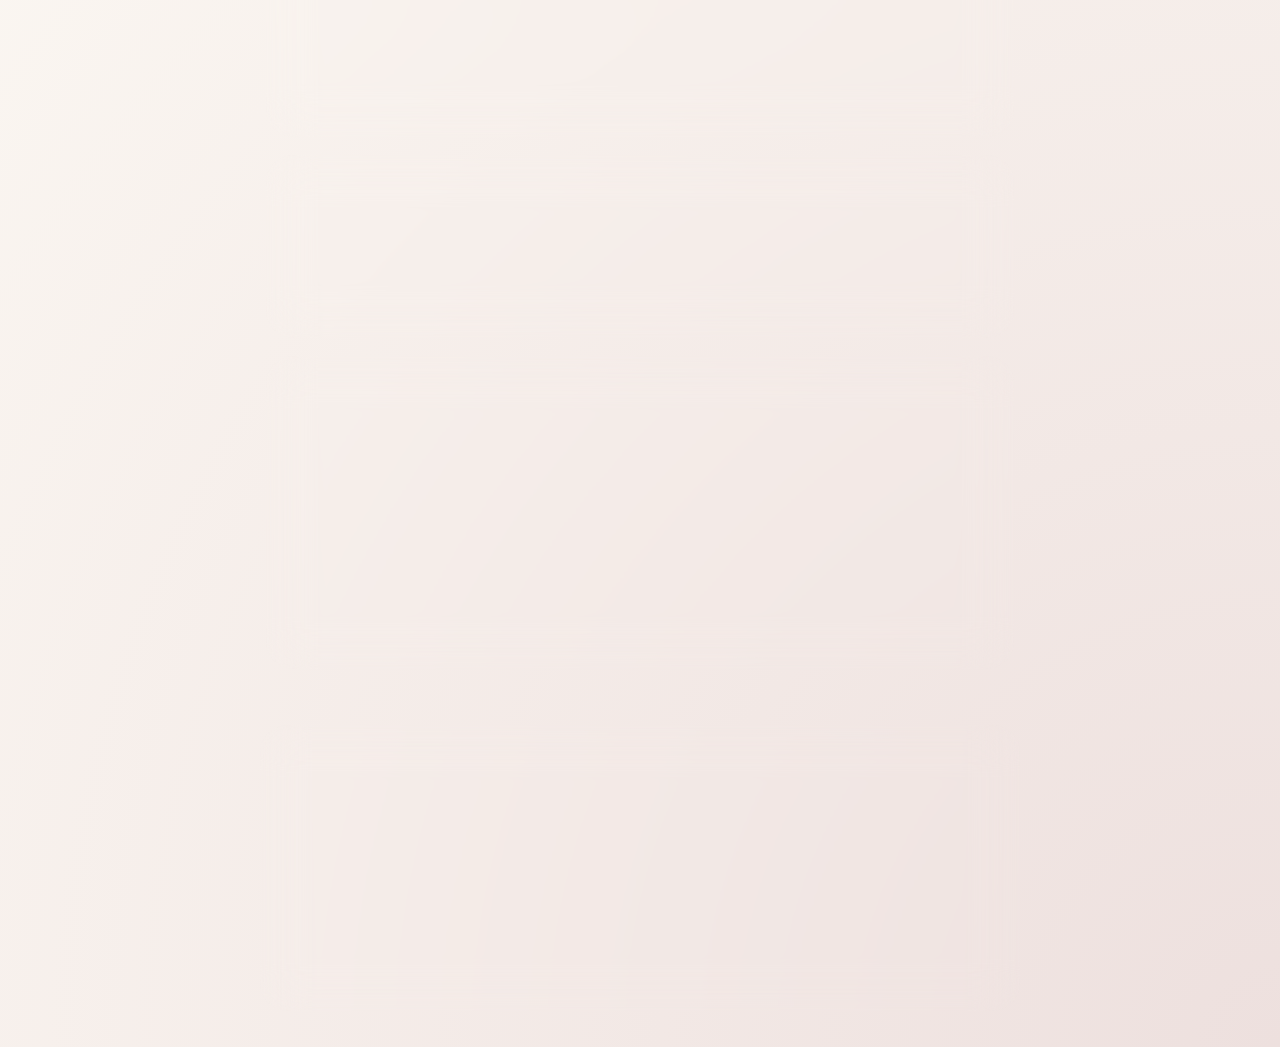
<file: vaginizm-davolash-toshkentda.html>
<!doctype html>
<html lang="uz">
<head>
  <meta charset="utf-8">
  <meta name="viewport" content="width=device-width, initial-scale=1">

  <!-- SEO -->
  <title>Vaginizm davolash Toshkentda — Gino Med klinikasi | Individual dastur</title>
  <meta name="description" content="Vaginizm davolash Toshkentda: Gino Med klinikasida individual 3 bosqichli dastur. Ko‘pchilik bemorlarda bir oy ichida ijobiy natija. O‘zbekiston bo‘ylab online konsultatsiya mavjud.">

  <!-- Canonical -->
  <link rel="canonical" href="https://vaginizm.uz/vaginizm-davolash-toshkentda.html">

  <!-- Open Graph -->
  <meta property="og:type" content="article">
  <meta property="og:title" content="Vaginizm davolash Toshkentda — Gino Med klinikasi | Individual dastur">
  <meta property="og:description" content="Toshkentda vaginizmni individual 3 bosqichli dastur orqali davolaymiz. Ko‘pchilik bemorlarda bir oy ichida ijobiy natija. O‘zbekiston bo‘ylab online konsultatsiya mavjud.">
  <meta property="og:image" content="https://vaginizm.uz/icons/hero.png">
  <meta property="og:locale" content="uz_UZ">

  <!-- Fonts -->
  <link rel="preconnect" href="https://fonts.googleapis.com">
  <link href="https://fonts.googleapis.com/css2?family=Fraunces:wght@400;600;700&family=Karla:wght@400;500;700&display=swap" rel="stylesheet">

  <!-- Favicon & App Icons -->
  <link rel="apple-touch-icon" sizes="180x180" href="icons/apple-touch-icon.png">
  <link rel="icon" type="image/png" sizes="32x32" href="icons/favicon-32x32.png">
  <link rel="icon" type="image/png" sizes="16x16" href="icons/favicon-16x16.png">

  <!-- Styles -->
  <link rel="stylesheet" href="css/styles.css">
  <link rel="stylesheet" href="css/vaginizm-article.css">

  <!-- Schema: MedicalWebPage -->
  <script type="application/ld+json">
  {
    "@context": "https://schema.org",
    "@type": "MedicalWebPage",
    "name": "Vaginizm davolash Toshkentda — Gino Med klinikasi | Individual dastur",
    "description": "Toshkentda vaginizmni individual 3 bosqichli dastur orqali davolaymiz. Ko‘pchilik bemorlarda bir oy ichida ijobiy natija. O‘zbekiston bo‘ylab online konsultatsiya mavjud.",
    "url": "https://vaginizm.uz/vaginizm-davolash-toshkentda.html",
    "medicalSpecialty": "Gynecologic"
  }
  </script>

  <!-- Schema: FAQPage -->
  <script type="application/ld+json">
  {
    "@context": "https://schema.org",
    "@type": "FAQPage",
    "mainEntity": [
      {"@type":"Question","name":"Toshkentda vaginizm klinika bormi?","acceptedAnswer":{"@type":"Answer","text":"Ha, Gino Med — Toshkentdagi vaginizm klinikasi. O‘zbekiston bo‘ylab online konsultatsiya orqali ham murojaat qilishingiz mumkin."}},
      {"@type":"Question","name":"Vaginizm davolash Toshkentda qancha vaqt oladi?","acceptedAnswer":{"@type":"Answer","text":"Ko‘pchilik bemorlarda bir oy ichida ijobiy natijaga erishiladi, lekin bu har bir bemorga qarab farq qilishi mumkin."}},
      {"@type":"Question","name":"Online konsultatsiya mavjudmi?","acceptedAnswer":{"@type":"Answer","text":"Ha, O‘zbekiston bo‘ylab online konsultatsiya olib boriladi. Batafsil ma’lumot uchun qo‘ng‘iroq qiling."}}
    ]
  }
  </script>
</head>
<body>

  <!-- Background blobs -->
  <div class="blob b1"></div>
  <div class="blob b2"></div>
  <div class="blob b3"></div>

  <div class="page">

    <!-- HEADER (same as index) -->
    <header class="glass-chip header" id="site-header">
      <div class="header-top-row">
        <a href="/" class="logo">Gino Med</a>
        <a href="index.html" class="header-link desktop-only">Asosiy sahifa</a>
        <div class="header-right desktop-only"></div>
        <button class="menu-btn mobile-only" id="mobile-menu-btn" aria-label="Menyu">
          <span></span><span></span><span></span>
        </button>
      </div>

      <!-- Mobile menu -->
      <div id="mobile-menu">
        <a href="index.html" class="header-link mobile-only">Asosiy sahifa</a>
        <a href="tel:+998997663433" class="btn btn-solid mobile-phone-link">+998 99 766 34 33</a>
      </div>
    </header>

    <!-- ARTICLE CONTENT -->
    <main id="article-main">

      <!-- Hook Layer (SEO/GEO summary) -->
      <section class="glass article-hero">
        <h1>Vaginizm davolash Toshkentda — Gino Med klinikasi</h1>
        <p>Gino Med — Toshkentdagi vaginizm bo‘yicha ixtisoslashgan ginekologiya klinikasi. Biz individual 3 bosqichli dastur asosida ishlaymiz: konsultatsiya, davolash va nazorat; har bir bosqich taxminan bir hafta davom etadi. Ko‘pchilik bemorlarda bir oy ichida ijobiy natijaga erishiladi.</p>
        <div class="article-cta-inline">
          <a href="tel:+998997663433" class="btn btn-solid">Qo‘ng‘iroq qilish</a>
          <a href="https://t.me/devioruz" target="_blank" rel="noopener noreferrer" class="btn btn-outline glass-chip">Telegram orqali yozish</a>
        </div>
      </section>

      <!-- Nega aynan Gino Med? -->
      <section class="glass article-section">
        <h2>Nega aynan Gino Med?</h2>
        <ul>
          <li>Vaginizm bo‘yicha ixtisoslashgan klinikamiz.</li>
          <li>Individual yondashuv — har bir bemor uchun alohida reja.</li>
          <li>Tajribali mutaxassislar jamoasi (ginekolog va psixolog).</li>
          <li>Ko‘pchilik holatlarda 1 oy ichida natija.</li>
          <li>1 yildan 7 yilgacha davom etgan holatlarni ham davolash tajribasi.</li>
        </ul>
      </section>

      <!-- Davolash dasturi -->
      <section class="glass article-section">
        <h2>Vaginizm davolash Toshkentda — 3 bosqichli dastur</h2>
        <p>Bizning dasturimiz har bir bemorga moslashtiriladi:</p>
        <ol>
          <li><strong>Konsultatsiya:</strong> belgilaringiz, tarixingiz va qo‘rquvlaringiz haqida batafsil suhbat (maxfiy).</li>
          <li><strong>Davolash:</strong> psixologik yordam, tos mushaklari mashqlari (Kegel), kerak bo‘lsa dilatorlar bilan mashg‘ulotlar.</li>
          <li><strong>Nazorat:</strong> onlayn nazorat va har bosqichda mutaxassislar bilan bog‘lanish.</li>
        </ol>
      </section>

      <!-- Online konsultatsiya -->
      <section class="glass article-section">
        <h2>O‘zbekiston bo‘ylab online konsultatsiya</h2>
        <p>Siz Toshkentda yashamasangiz ham, biz bilan ishlashingiz mumkin:</p>
        <ul>
          <li>Birinchi konsultatsiyani onlayn o‘tkazamiz.</li>
          <li>Mashqlar rejasi va dasturni uyingizda bajarasiz.</li>
          <li>Har bosqichda mutaxassislar nazorati ostida bo‘lasiz.</li>
        </ul>
      </section>

      <!-- FAQ -->
      <section class="glass article-section">
        <h2>Ko‘p so‘raladigan savollar</h2>
        <div class="faq-list">
          <div class="faq-item">
            <button class="faq-question" type="button">Toshkentda vaginizm klinika bormi?</button>
            <div class="faq-answer"><p>Ha, Gino Med — Toshkentdagi vaginizm klinikasi. O‘zbekiston bo‘ylab online konsultatsiya orqali ham murojaat qilishingiz mumkin.</p></div>
          </div>
          <div class="faq-item">
            <button class="faq-question" type="button">Vaginizm davolash Toshkentda qancha vaqt oladi?</button>
            <div class="faq-answer"><p>Ko‘pchilik bemorlarda bir oy ichida ijobiy natijaga erishiladi, lekin bu har bir bemorga qarab farq qilishi mumkin.</p></div>
          </div>
          <div class="faq-item">
            <button class="faq-question" type="button">Online konsultatsiya mavjudmi?</button>
            <div class="faq-answer"><p>Ha, O‘zbekiston bo‘ylab online konsultatsiya olib boriladi. Batafsil ma’lumot uchun qo‘ng‘iroq qiling.</p></div>
          </div>
        </div>
      </section>

      <!-- Related pages (internal linking for SEO/GEO) -->
      <section class="glass article-section">
        <h2>Bog‘liq sahifalar</h2>
        <ul>
          <li><a href="/vaginizm-belgilari.html">Vaginizm belgilari — og‘riq, qo‘rquv va mushak spazmi</a></li>
          <li><a href="/vaginizm.html">Vaginizm haqida batafsil ma’lumot: belgilari, sabablari va davolash usullari</a></li>
        </ul>
      </section>

      <!-- Final CTA -->
      <section class="glass article-final-cta">
        <h2>Bugun birinchi qadamni tashlang</h2>
        <p>Vaginizm sizning hayotingizni cheklamasligi uchun yagona kerakli narsa — birinchi konsultatsiya. Gino Med jamoasi sizga xavfsiz, maxfiy va hurmat asosida yordam berishga tayyor.</p>
        <div class="article-cta-inline">
          <a href="tel:+998997663433" class="btn btn-solid">Qo‘ng‘iroq qilish: +998 99 766 34 33</a>
          <a href="https://t.me/devioruz" target="_blank" rel="noopener noreferrer" class="btn btn-outline glass-chip">Telegram orqali yozish</a>
        </div>
      </section>

    </main>

    <!-- FOOTER (same as index) -->
    <footer class="footer">
      <div class="glass fade d4 wrap">
        <h3>Bog‘lanish</h3>
        <div class="contact-grid">
          <div>
            <div class="label">Klinika</div>
            <div class="value">Gino Med</div>
          </div>
          <div>
            <div class="label">Telefon</div>
            <a href="tel:+998997663433" class="value">+998 99 766 34 33</a>
          </div>
        </div>
        <div class="map-links">
          <a href="https://maps.app.goo.gl/FUXiEd91kHBf6kwW9" target="_blank" rel="noopener noreferrer">Google xarita →</a>
          <a href="https://yandex.uz/maps/-/CXE9FCyt" target="_blank" rel="noopener noreferrer">Yandex xarita →</a>
        </div>
        <p class="footer-note">Gino Med © 2026 · barcha huquqlar himoyalangan. Ushbu ma’lumotlar faqat tanishtiruv uchun, shaxsiy tibbiy maslahat emas.</p>
      </div>
    </footer>

  </div>

  <!-- FAB mobile call button -->
  <a href="tel:+998997663433" class="fab-call mobile-only" aria-label="Qo‘ng‘iroq qilish">
    <svg viewBox="0 0 24 24" width="24" height="24" fill="none" stroke="#FBF7F2" stroke-width="2.2" stroke-linecap="round" stroke-linejoin="round">
      <path d="M22 16.92v3a2 2 0 0 1-2.18 2 19.79 19.79 0 0 1-8.63-3.07 19.52 19.52 0 0 1-6-6A19.79 19.79 0 0 1 2.12 4.18 2 2 0 0 1 4.11 2h3a2 2 0 0 1 2 1.72c.13.81.36 1.6.68 2.35a2 2 0 0 1-.45 2.11L8.09 9.42a16 16 0 0 0 6 6l1.24-1.24a2 2 0 0 1 2.11-.45c.75.32 1.54.55 2.35.68A2 2 0 0 1 22 16.92Z"/>
    </svg>
  </a>

  <!-- FAQ toggle script (inline for this page) -->
  <script>
    document.addEventListener('DOMContentLoaded', () => {
      const faqItems = document.querySelectorAll('.faq-item');
      faqItems.forEach(item => {
        const btn = item.querySelector('.faq-question');
        const answer = item.querySelector('.faq-answer');
        if (!btn || !answer) return;
        btn.addEventListener('click', () => {
          const isOpen = item.classList.contains('open');
          // close all
          faqItems.forEach(i => {
            i.classList.remove('open');
            const a = i.querySelector('.faq-answer');
            if (a) a.style.maxHeight = null;
          });
          // toggle current
          if (!isOpen) {
            item.classList.add('open');
            answer.style.maxHeight = answer.scrollHeight + 'px';
          }
        });
      });
    });
  </script>

</body>
</html>
</file>
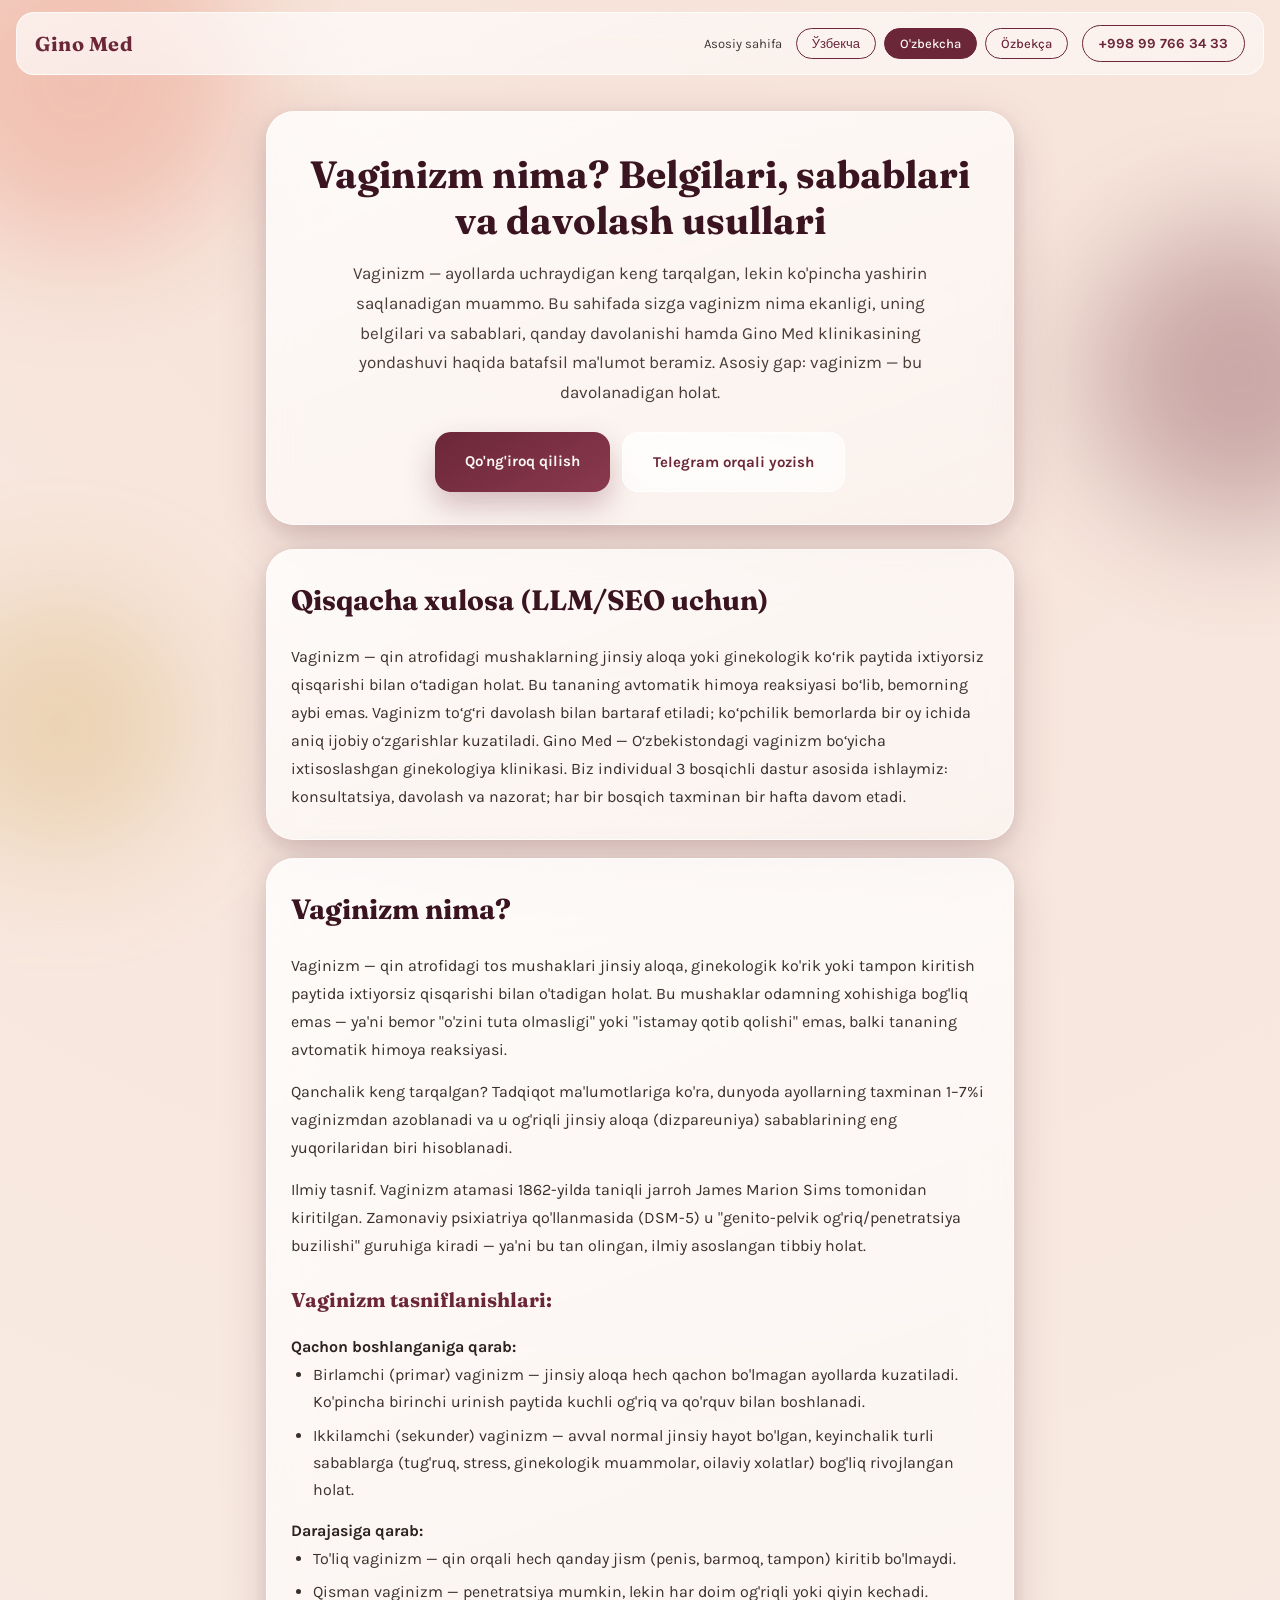
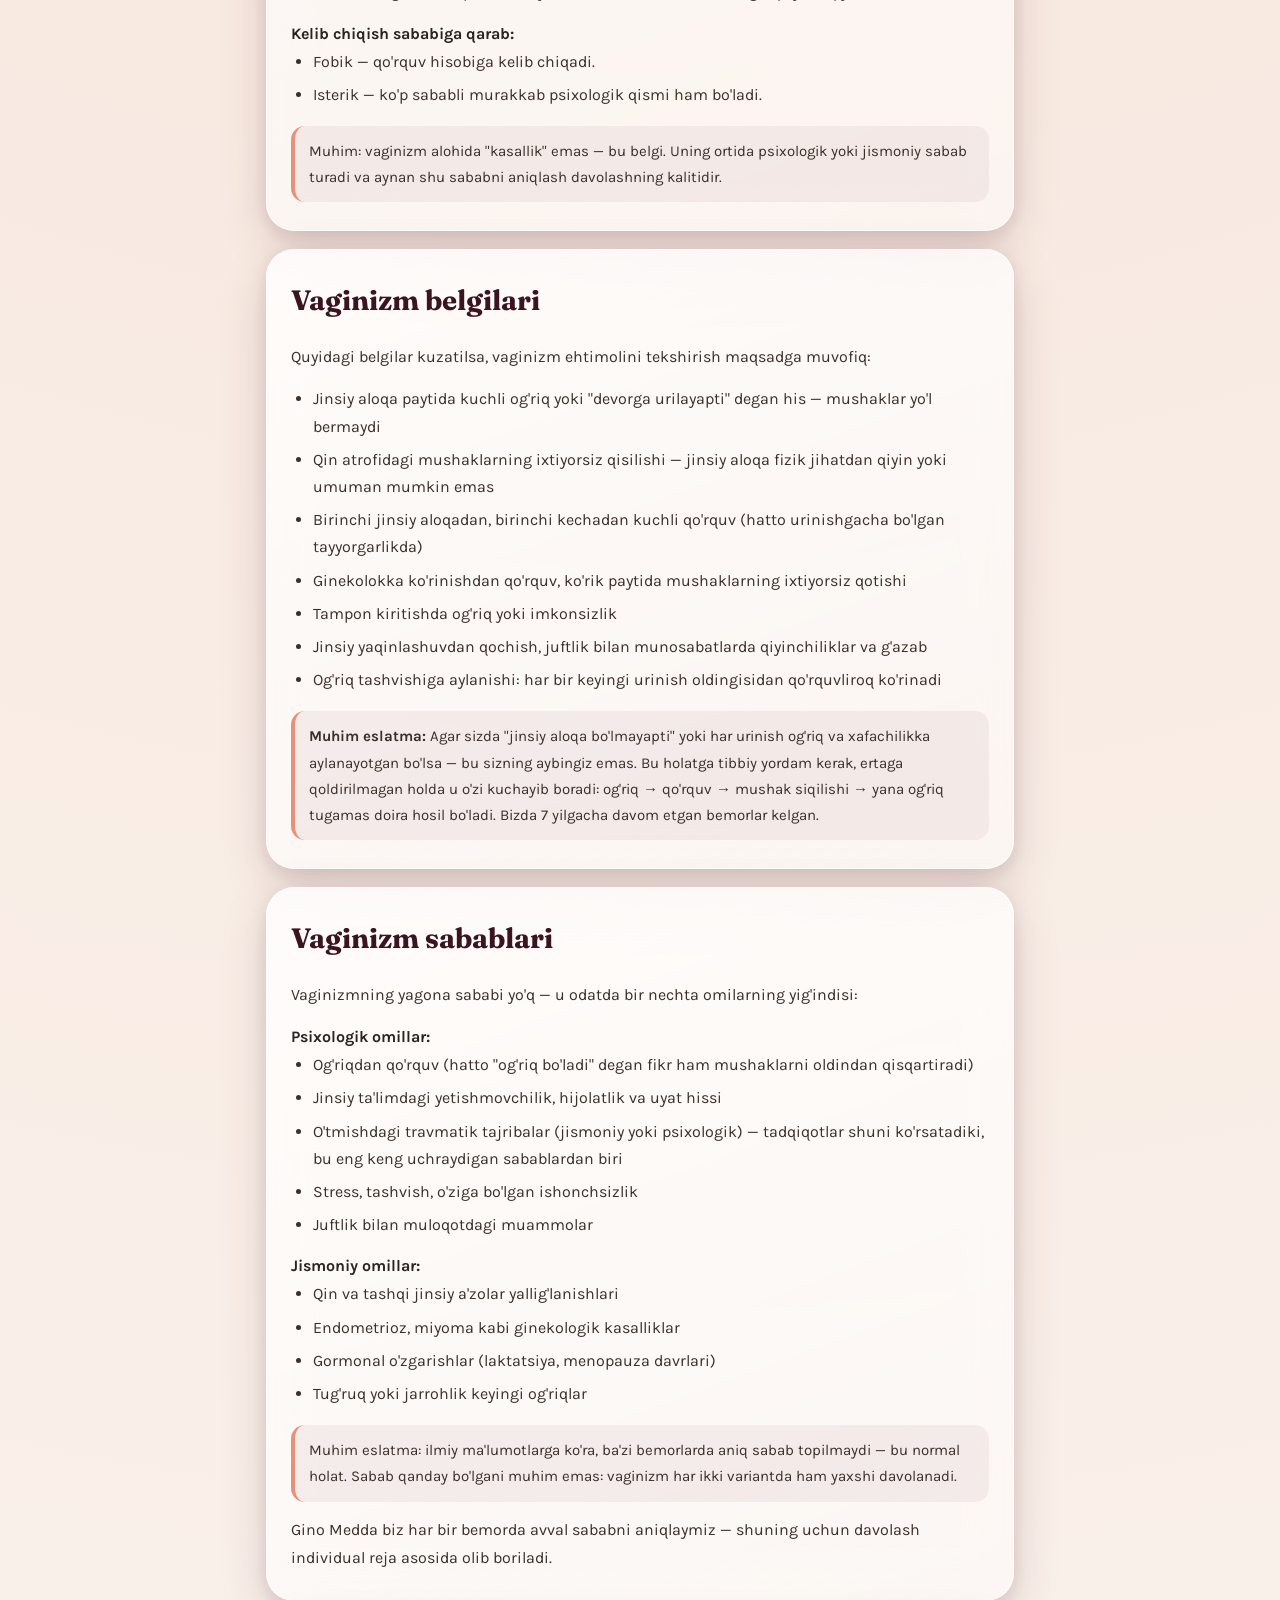
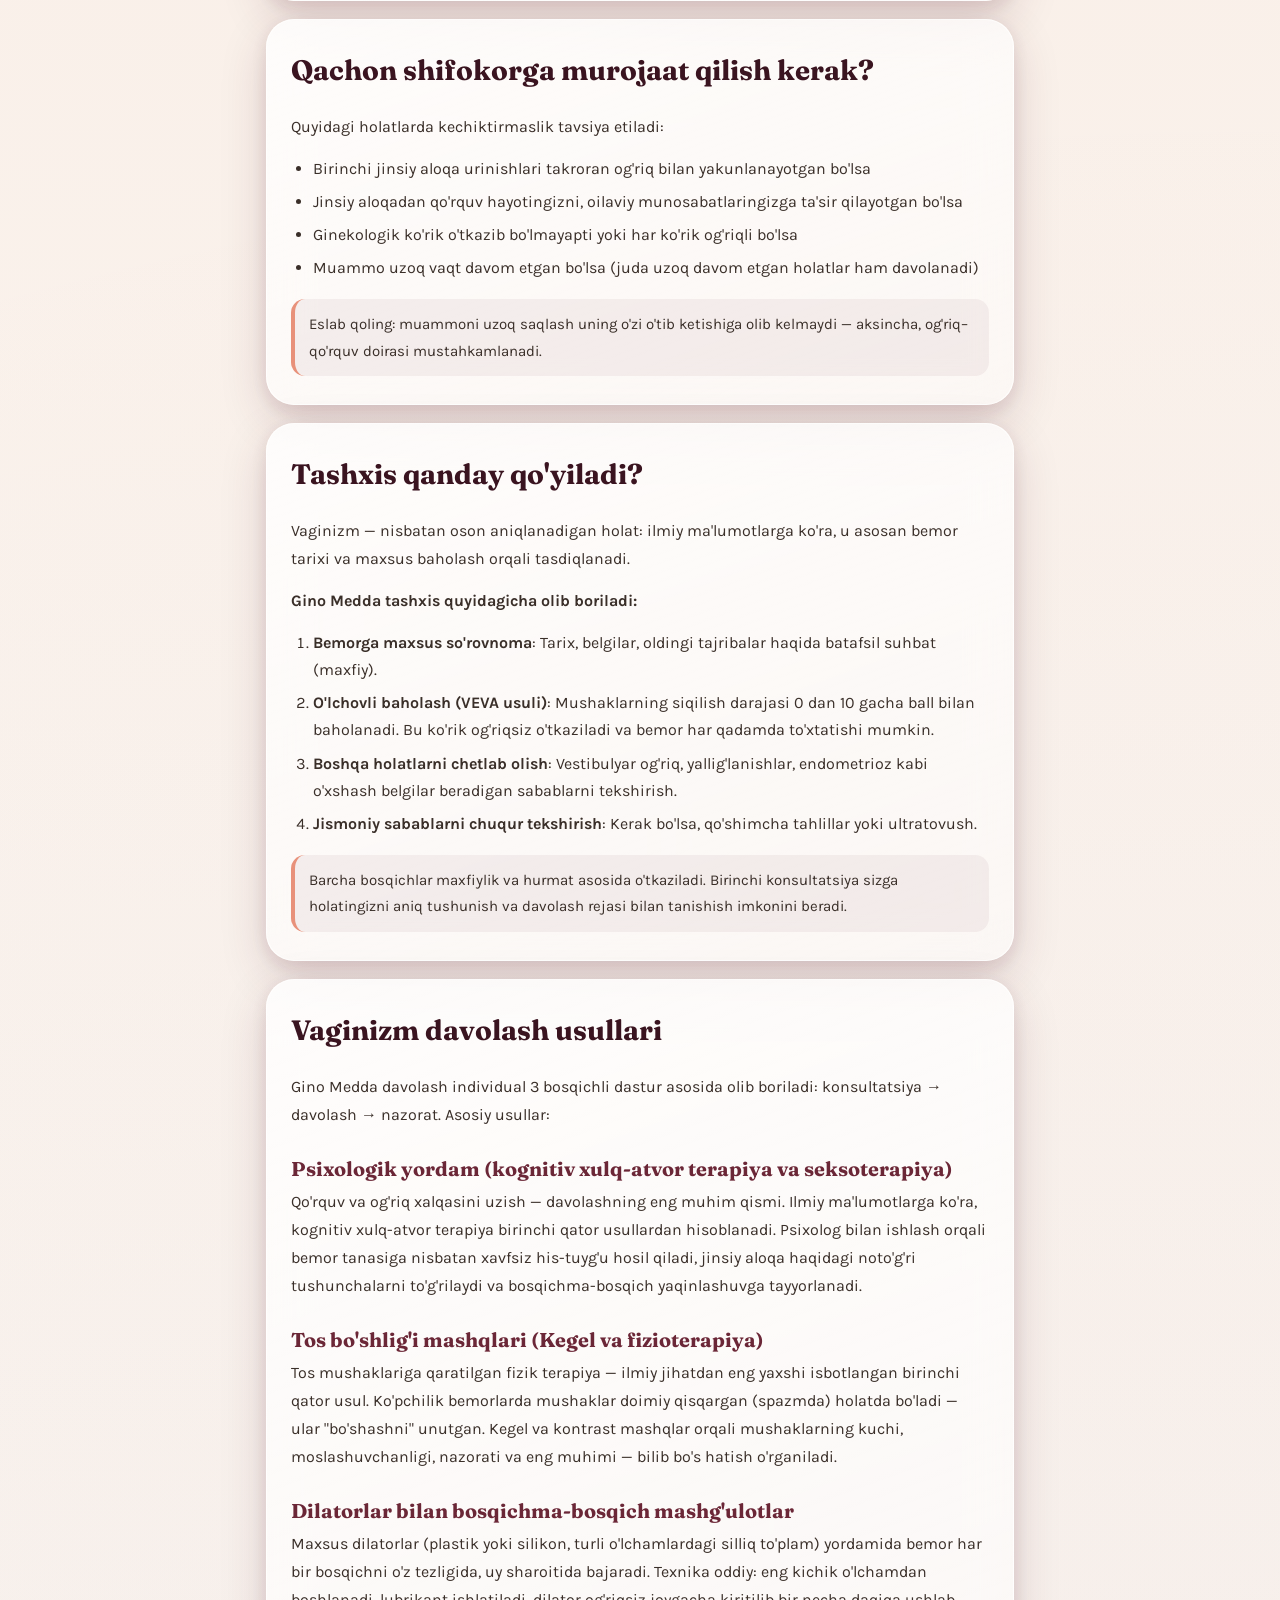
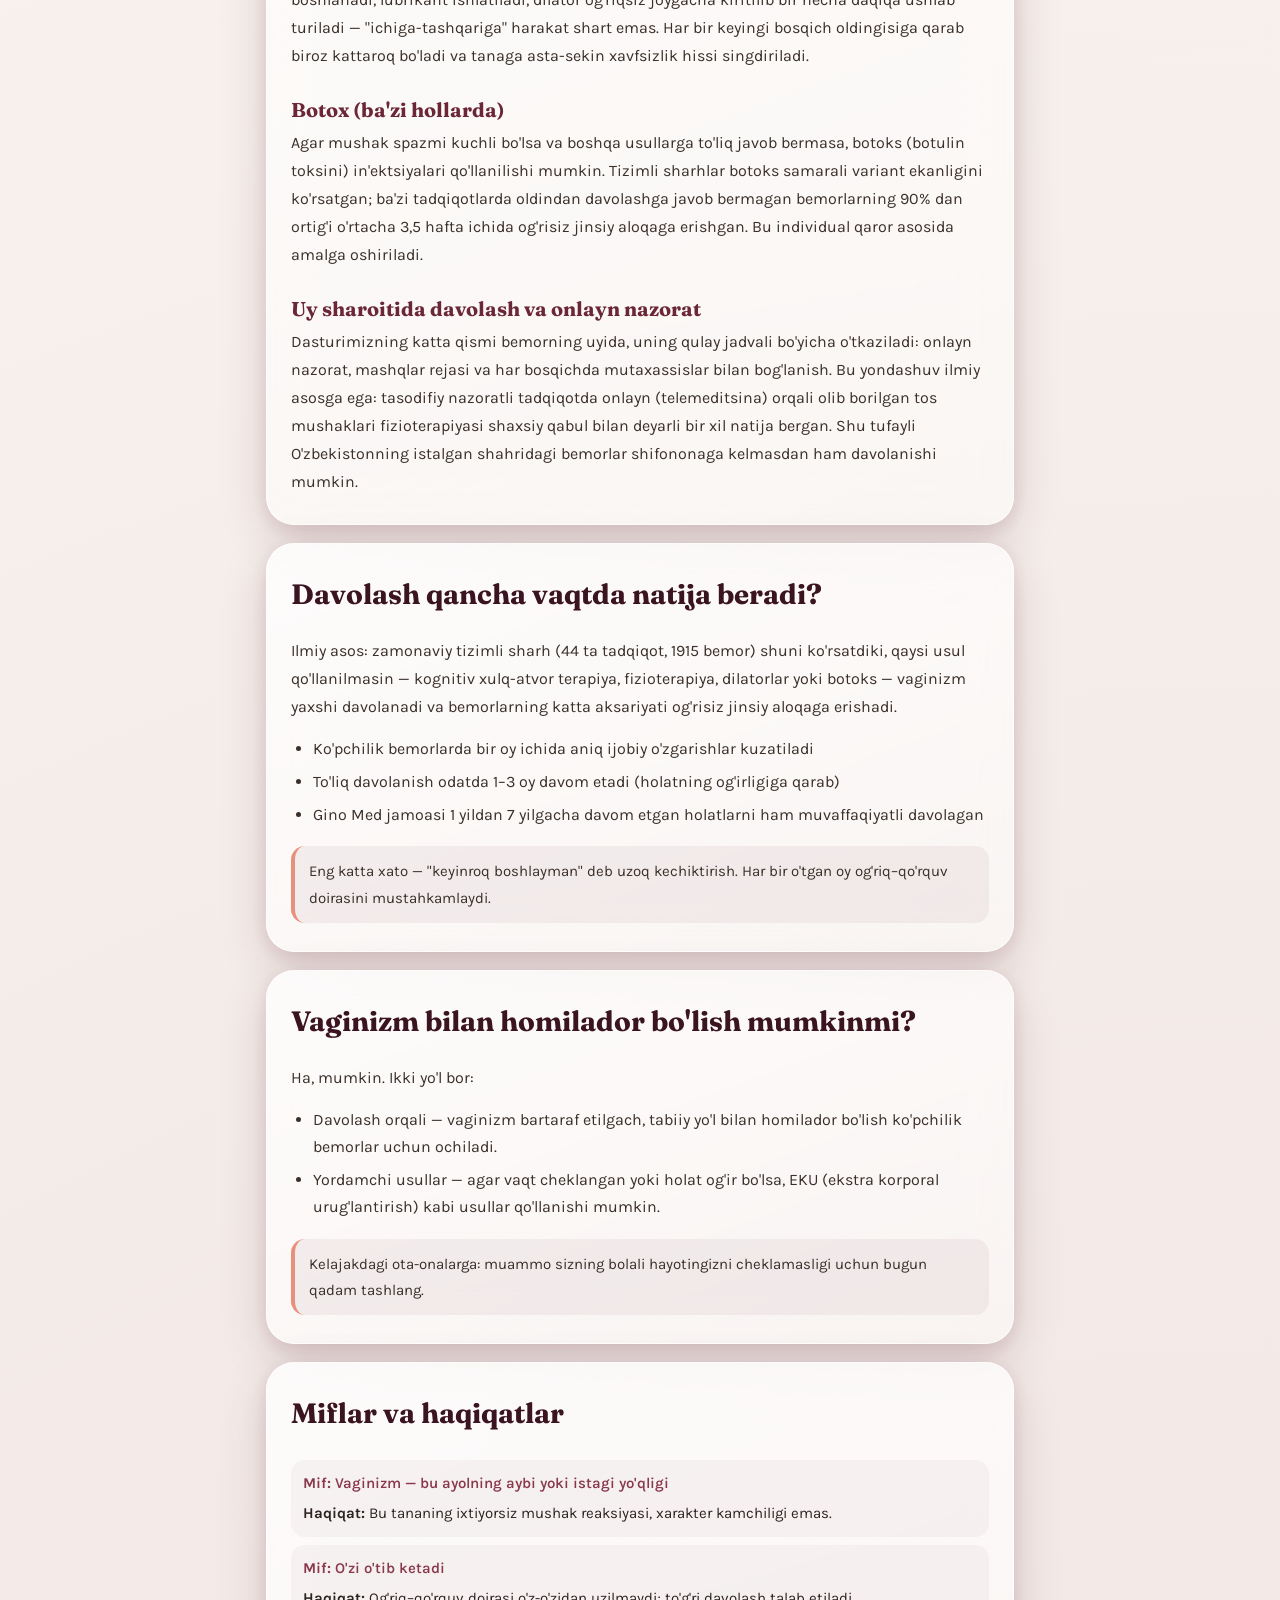
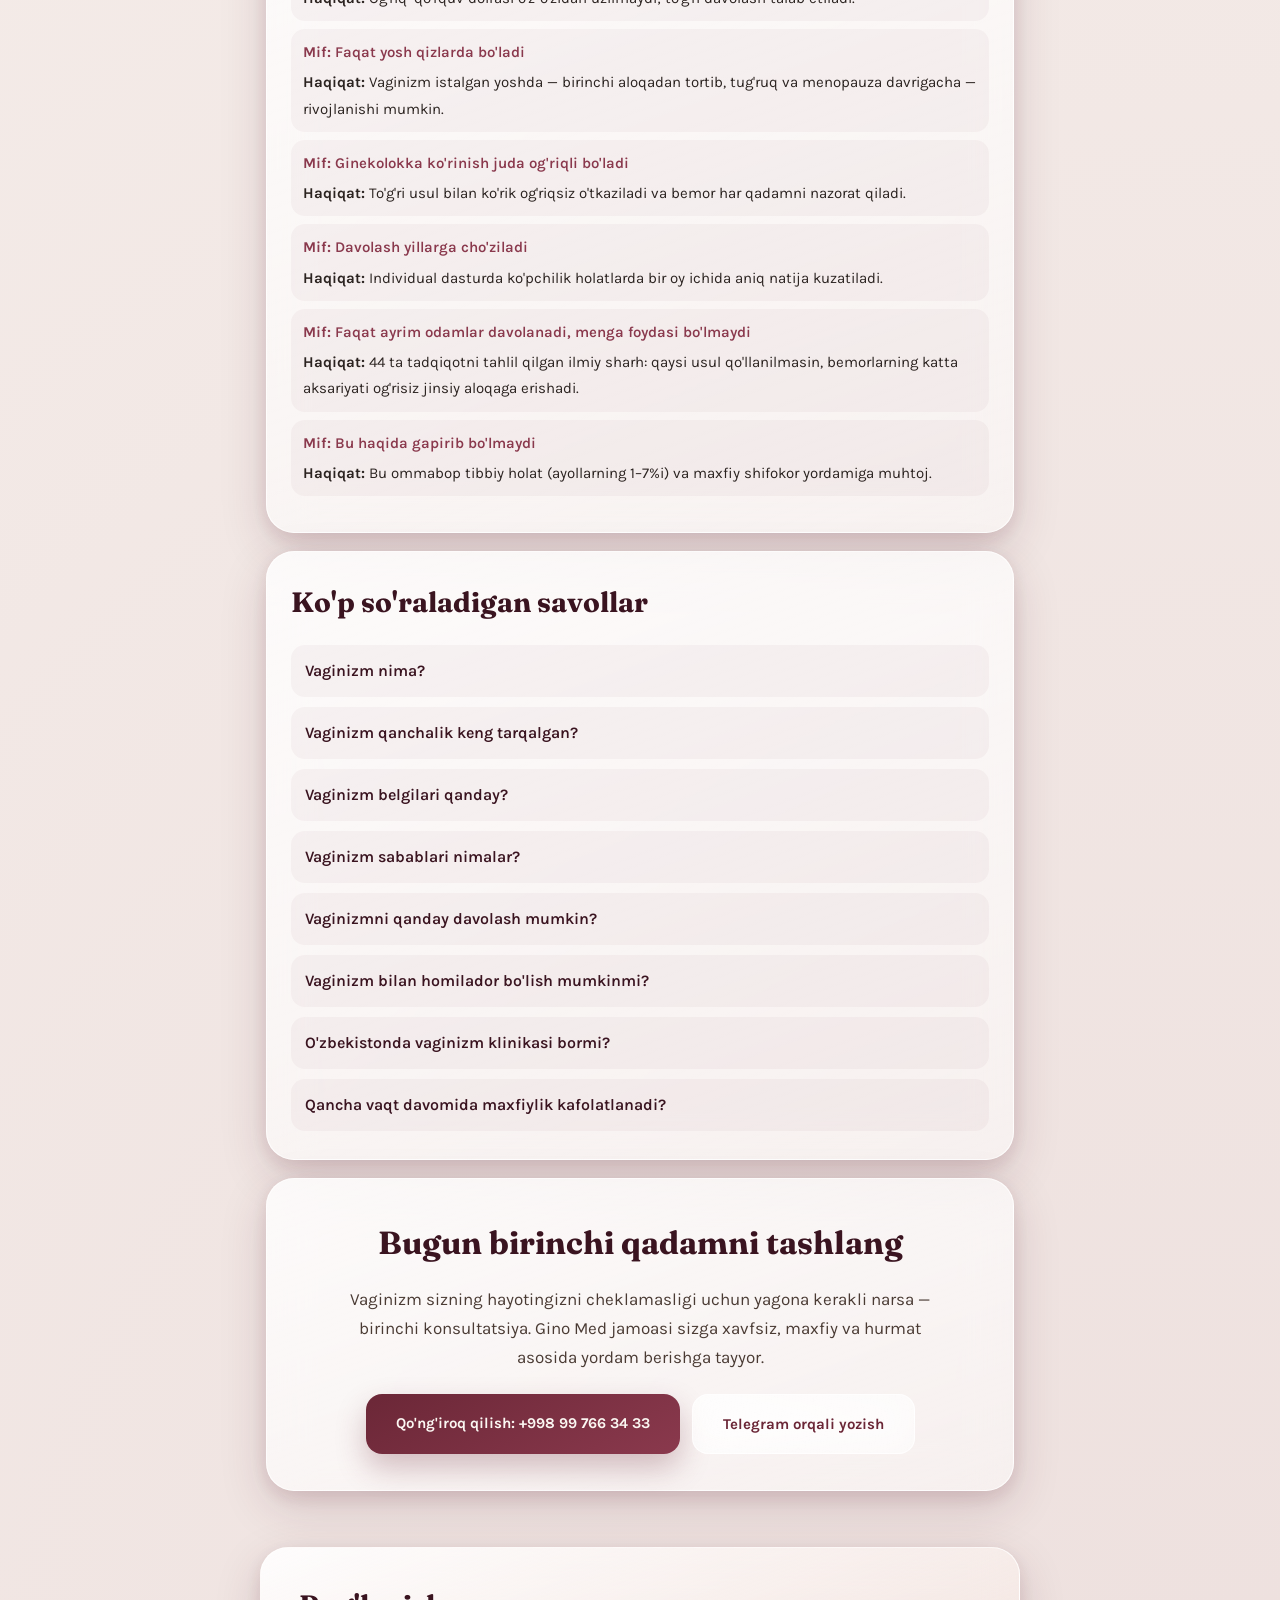
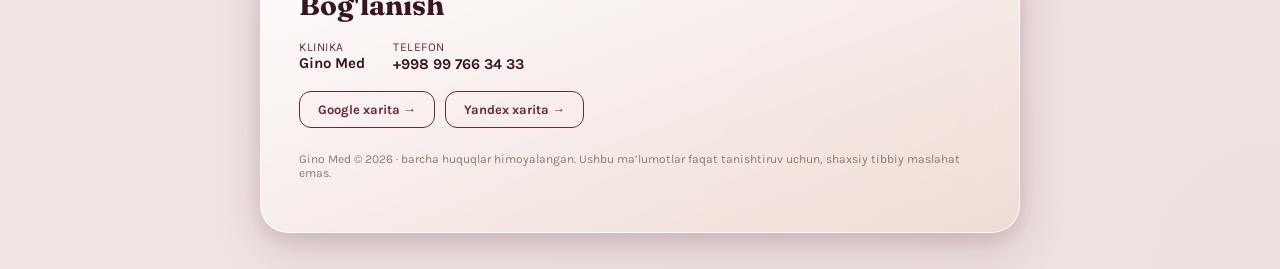
<file: vaginizm.html>
<!doctype html>
<html lang="uz">
<head>
  <meta charset="utf-8">
  <meta name="viewport" content="width=device-width, initial-scale=1">

  <!-- SEO -->
  <title>Vaginizm nima? Belgilari, sabablari va davolash — Gino Med</title>
  <meta name="description" content="Vaginizm belgilari, sabablari va davolash usullari haqida batafsil. Kegel mashqlari, dilatorlar, botoks, onlayn konsultatsiya. Gino Med klinikasi, Toshkent.">

  <!-- Canonical -->
  <link rel="canonical" href="https://vaginizm.uz/vaginizm.html">

  <!-- Open Graph -->
  <meta property="og:type" content="article">
  <meta property="og:title" content="Vaginizm nima? Belgilari, sabablari va davolash — Gino Med">
  <meta property="og:description" content="Vaginizm haqida batafsil ma'lumot: belgilari, sabablari, davolash usullari. Gino Med klinikasi, Toshkent.">
  <meta property="og:image" content="https://vaginizm.uz/icons/hero.png">
  <meta property="og:locale" content="uz_UZ">

  <!-- Fonts -->
  <link rel="preconnect" href="https://fonts.googleapis.com">
  <link href="https://fonts.googleapis.com/css2?family=Fraunces:wght@400;600;700&family=Karla:wght@400;500;700&display=swap" rel="stylesheet">

  <!-- Favicon & App Icons -->
  <link rel="apple-touch-icon" sizes="180x180" href="icons/apple-touch-icon.png">
  <link rel="icon" type="image/png" sizes="32x32" href="icons/favicon-32x32.png">
  <link rel="icon" type="image/png" sizes="16x16" href="icons/favicon-16x16.png">

  <!-- Styles -->
  <link rel="stylesheet" href="css/styles.css">
  <link rel="stylesheet" href="css/vaginizm-article.css">

  <!-- Schema: MedicalWebPage -->
  <script type="application/ld+json">
  {
    "@context": "https://schema.org",
    "@type": "MedicalWebPage",
    "name": "Vaginizm nima? Belgilari, sabablari va davolash usullari",
    "description": "Vaginizm haqida batafsil ma'lumot: belgilari, sabablari, tashxisi, davolash usullari. Gino Med klinikasi.",
    "url": "https://vaginizm.uz/vaginizm.html",
    "medicalSpecialty": "Gynecologic"
  }
  </script>

  <!-- Schema: FAQPage -->
  <script type="application/ld+json">
  {
    "@context": "https://schema.org",
    "@type": "FAQPage",
    "mainEntity": [
      {"@type":"Question","name":"Vaginizm nima?","acceptedAnswer":{"@type":"Answer","text":"Qin atrofidagi mushaklarning jinsiy aloqa yoki ginekologik ko'rik paytida ixtiyorsiz qisqarishi bilan o'tadigan holat. Bu tananing avtomatik himoya reaksiyasi va to'g'ri davolash bilan bartaraf etiladi."}},
      {"@type":"Question","name":"Vaginizm qanchalik keng tarqalgan?","acceptedAnswer":{"@type":"Answer","text":"Tadqiqot ma'lumotlariga ko'ra, ayollarning taxminan 1–7%i ushbu muammodan azoblanadi. Bu — og'riqli jinsiy aloqa sabablarining eng yuqorilaridan biri."}},
      {"@type":"Question","name":"Vaginizm belgilari qanday?","acceptedAnswer":{"@type":"Answer","text":"Asosiy belgilar: jinsiy aloqada og'riq, birinchi kechadan qo'rquv, tampon kiritishda imkonsizlik, ginekolog ko'rinishidan qo'rquv va mushaklarning ixtiyorsiz qotishi."}},
      {"@type":"Question","name":"Vaginizm sabablari nimalar?","acceptedAnswer":{"@type":"Answer","text":"Psixologik (qo'rquv, stress, travma, uyat hissi) va jismoniy (yallig'lanishlar, endometrioz, gormonal o'zgarishlar) omillar. Odatda bir nechta sabab birga ta'sir qiladi."}},
      {"@type":"Question","name":"Vaginizmni qanday davolash mumkin?","acceptedAnswer":{"@type":"Answer","text":"Individual dastur orqali: psixologik yordam, Kegel va dilator mashqlari, kerak bo'lsa botoks, uy sharoitida onlayn nazorat. Gino Medda barcha usullar 3 bosqichli tizim ichida uyg'unlashtiriladi."}},
      {"@type":"Question","name":"Vaginizm bilan homilador bo'lish mumkinmi?","acceptedAnswer":{"@type":"Answer","text":"Ha. Davolashdan so'ng tabiiy yo'l ochiladi; ba'zi hollarda EKU (IVF) usullari qo'llaniladi."}},
      {"@type":"Question","name":"O'zbekistonda vaginizm klinikasi bormi?","acceptedAnswer":{"@type":"Answer","text":"Ha, Gino Med — O'zbekistondagi vaginizm bo'yicha ixtisoslashgan ginekologiya klinikasi. O'zbekiston bo'ylab onlayn konsultatsiya orqali ham murojaat qilishingiz mumkin."}},
      {"@type":"Question","name":"Qancha vaqt davomida maxfiylik kafolatlanadi?","acceptedAnswer":{"@type":"Answer","text":"Maxfiylik — bizning asosiy tamoyilimiz. Barcha ma'lumotlar faqat bemor bilan ishlash uchun ishlatiladi, uchinchi shaxslarga berilmaydi."}}
    ]
  }
  </script>
</head>
<body>

  <!-- Background blobs -->
  <div class="blob b1"></div>
  <div class="blob b2"></div>
  <div class="blob b3"></div>

  <div class="page">

    <!-- HEADER (same as index) -->
    <header class="glass-chip header" id="site-header">
      <div class="header-top-row">
        <a href="/" class="logo">Gino Med</a>
        <a href="index.html" class="header-link desktop-only" data-i18n="navHome">Asosiy sahifa</a>
        <div class="header-right desktop-only" id="lang-switcher"></div>
        <button class="menu-btn mobile-only" id="mobile-menu-btn" aria-label="Menyu">
          <span></span><span></span><span></span>
        </button>
      </div>

      <!-- Mobile menu -->
      <div id="mobile-menu">
        <div id="mobile-lang-switcher"></div>
        <a href="index.html" class="header-link mobile-only" data-i18n="navHome">Asosiy sahifa</a>
        <a href="tel:+998997663433" class="btn btn-solid mobile-phone-link">+998 99 766 34 33</a>
      </div>
    </header>

    <!-- ARTICLE CONTENT (to be filled in next step) -->
    <main id="article-main">
      <!-- Content will be injected here via JS from i18n dictionary -->
    </main>

    <!-- FOOTER (same as index) -->
    <footer class="footer">
      <div class="glass fade d4 wrap">
        <h3 data-i18n="contactTitle">Bog‘lanish</h3>
        <div class="contact-grid">
          <div>
            <div class="label" data-i18n="clinicLabel">Klinika</div>
            <div class="value">Gino Med</div>
          </div>
          <div>
            <div class="label" data-i18n="phoneLabel">Telefon</div>
            <a href="tel:+998997663433" class="value">+998 99 766 34 33</a>
          </div>
        </div>
        <div class="map-links">
          <a href="https://maps.app.goo.gl/FUXiEd91kHBf6kwW9" target="_blank" rel="noopener noreferrer" id="google-link">Google xarita →</a>
          <a href="https://yandex.uz/maps/-/CXE9FCyt" target="_blank" rel="noopener noreferrer" id="yandex-link">Yandex xarita →</a>
        </div>
        <p class="footer-note" id="footer-line">Gino Med © 2026 · barcha huquqlar himoyalangan. Ushbu ma’lumotlar faqat tanishtiruv uchun, shaxsiy tibbiy maslahat emas.</p>
      </div>
    </footer>

  </div>

  <!-- FAB mobile call button -->
  <a href="tel:+998997663433" class="fab-call mobile-only" aria-label="Qo‘ng‘iroq qilish">
    <svg viewBox="0 0 24 24" width="24" height="24" fill="none" stroke="#FBF7F2" stroke-width="2.2" stroke-linecap="round" stroke-linejoin="round">
      <path d="M22 16.92v3a2 2 0 0 1-2.18 2 19.79 19.79 0 0 1-8.63-3.07 19.52 19.52 0 0 1-6-6A19.79 19.79 0 0 1 2.12 4.18 2 2 0 0 1 4.11 2h3a2 2 0 0 1 2 1.72c.13.81.36 1.6.68 2.35a2 2 0 0 1-.45 2.11L8.09 9.42a16 16 0 0 0 6 6l1.24-1.24a2 2 0 0 1 2.11-.45c.75.32 1.54.55 2.35.68A2 2 0 0 1 22 16.92Z"/>
    </svg>
  </a>

  <!-- Scripts: shared main.js + article-specific i18n -->
  <script src="js/main.js"></script>
  <script src="js/vaginizm-i18n.js"></script>
</body>
</html>
</file>
<file: css/styles.css>
/* Base */
* { box-sizing: border-box; }
body {
  margin: 0;
  background:
    radial-gradient(circle at top, rgba(242,207,192,.5), transparent 60%),
    radial-gradient(circle at bottom right, rgba(138,57,77,.12), transparent 60%),
    #FBF7F2;
  font-family: 'Karla', sans-serif;
  color: #2B2320;
}
h1, h2, h3 {
  font-family: 'Fraunces', serif;
  margin: 0;
}
a {
  color: inherit;
  text-decoration: none;
}

.header-link {
  font-size: 13px;
  margin-left: 10px;
  opacity: 0.9;
}
button {
  font-family: 'Karla', sans-serif;
  cursor: pointer;
  border: none;
  background: none;
}

/* Utility */
.sr-only {
  position: absolute;
  width: 1px; height: 1px;
  padding: 0; margin: -1px;
  overflow: hidden;
  clip: rect(0,0,0,0);
  white-space: nowrap;
  border: 0;
}
.mobile-only { display: none !important; }
.desktop-only { display: flex !important; align-items: center; gap: 8px; }
.page {
  position: relative;
  z-index: 1;
  display: flex;
  flex-direction: column;
}

/* Animations */
@keyframes fadeUp {
  from { opacity: 0; transform: translateY(26px); }
  to   { opacity: 1; transform: translateY(0); }
}
@keyframes floatA {
  0%   { transform: translate(0,0) scale(1); }
  50%  { transform: translate(30px,-40px) scale(1.06); }
  100% { transform: translate(0,0) scale(1); }
}
@keyframes floatB {
  0%   { transform: translate(0,0) scale(1); }
  50%  { transform: translate(-40px,30px) scale(1.06); }
  100% { transform: translate(0,0) scale(1); }
}
@keyframes floatC {
  0%   { transform: translateY(0) scale(1); }
  50%  { transform: translateY(-24px) scale(1.04); }
  100% { transform: translateY(0) scale(1); }
}

/* Hero content subtle float */
.hero-content {
  animation: floatC 8s ease-in-out infinite;
}

/* Hero title glow on hover (desktop only) */
@media (min-width: 769px) {
  .hero h1:hover {
    text-shadow:
      0 14px 48px rgba(107,39,55,.28),
      0 8px 26px rgba(107,39,55,.2);
  }
}

.fade {
  animation: fadeUp .9s cubic-bezier(.2,.7,.3,1) both;
}
.d1 { animation-delay: .05s; }
.d2 { animation-delay: .2s; }
.d3 { animation-delay: .35s; }
.d4 { animation-delay: .5s; }

/* Blobs (lightweight) */
.blob {
  position: fixed;
  border-radius: 50%;
  filter: blur(60px);
  pointer-events: none;
  z-index: 0;
}
.b1 {
  width: 340px; height: 340px;
  top: -90px; left: -90px;
  background: #E8917A; opacity: .42;
  animation: floatA 18s ease-in-out infinite;
}
.b2 {
  width: 300px; height: 300px;
  top: 25%; right: -110px;
  background: #6B2737; opacity: .32;
  animation: floatB 22s ease-in-out infinite;
}
.b3 {
  width: 260px; height: 260px;
  bottom: 5%; left: -70px;
  background: #D8B26E; opacity: .38;
  animation: floatA 24s ease-in-out infinite reverse;
}

/* Reduced motion */
@media (prefers-reduced-motion: reduce) {
  *, *::before, *::after {
    animation-duration: 0.01ms !important;
    animation-iteration-count: 1 !important;
    transition-duration: 0.01ms !important;
  }
}

/* Glass */
.glass {
  background: linear-gradient(160deg, rgba(255,255,255,.82), rgba(255,255,255,.48));
  backdrop-filter: blur(22px);
  -webkit-backdrop-filter: blur(22px);
  border: 1px solid rgba(255,255,255,.75);
  box-shadow:
    0 16px 48px rgba(74,25,42,.16),
    0 6px 18px rgba(107,39,55,.12);
  border-radius: 28px;
}
.glass-dark {
  background: linear-gradient(160deg, rgba(58,20,32,.74), rgba(58,20,32,.58));
  backdrop-filter: blur(22px);
  -webkit-backdrop-filter: blur(22px);
  border: 1px solid rgba(255,255,255,.14);
  box-shadow:
    0 16px 48px rgba(30,10,18,.3),
    0 6px 18px rgba(107,39,55,.22);
  border-radius: 28px;
}
.glass-chip {
  background: linear-gradient(160deg, rgba(255,255,255,.7), rgba(255,255,255,.45));
  backdrop-filter: blur(18px);
  -webkit-backdrop-filter: blur(18px);
  border: 1px solid rgba(255,255,255,.75);
}

/* Buttons */
.btn {
  transition: transform .28s ease, box-shadow .28s ease, background .28s ease;
  display: inline-block;
}
.btn:hover { transform: translateY(-4px) scale(1.03); }
.btn-solid:hover {
  box-shadow:
    0 18px 36px rgba(107,39,55,.38),
    0 8px 20px rgba(107,39,55,.28);
}
.btn-outline:hover {
  box-shadow:
    0 14px 28px rgba(107,39,55,.18),
    0 6px 16px rgba(107,39,55,.12);
}



/* Header */
.header {
  position: sticky;
  top: 12px;
  z-index: 20;
  margin: 12px 16px;
  border-radius: 18px;
  display: flex;
  flex-direction: column;
  align-items: stretch;
  gap: 0;
  padding: 12px 18px;
}
.header-top-row {
  display: flex;
  align-items: center;
  justify-content: space-between;
  gap: 14px;
}
.header .logo {
  flex: 1; /* pushes right-side items to the far right */
}
.logo {
  font-family: 'Fraunces', serif;
  font-weight: 700;
  font-size: 20px;
  letter-spacing: .5px;
  color: #6B2737;
}
.header-right {
  display: flex;
  align-items: center;
  gap: 8px;
  flex-wrap: wrap;
}

/* Hook Layer (top summary for SEO/GEO) */
.hook-layer {
  padding: 16px 20px 18px;
}
.hook-layer .glass {
  padding: 24px 26px;
  display: flex;
  flex-direction: column;
  gap: 10px;
}
.hook-layer h2 {
  font-size: clamp(20px, 5vw, 26px);
  color: #3A1420;
}
.hook-layer p {
  font-size: clamp(15px, 2.6vw, 17px);
  line-height: 1.75;
  color: #4A3B34;
  margin: 0;
}

/* Hero */
.hero {
  padding: 80px 24px 60px;
  max-width: 900px;
  margin: 0 auto;
  text-align: center;
  display: flex;
  flex-direction: column;
  align-items: center;
  gap: 18px;
}

.hero h1 {
  font-size: clamp(34px, 7vw, 50px);
  line-height: 1.12;
  color: #3A1420;
  text-shadow:
    0 10px 40px rgba(107,39,55,.18),
    0 6px 20px rgba(107,39,55,.12);
}

.hero p {
  font-size: clamp(16px, 2.6vw, 19px);
  line-height: 1.65;
  color: #5A4A42;
  max-width: 620px;
}

/* Hero actions */
.hero-actions {
  display: flex;
  gap: 14px;
  flex-wrap: wrap;
  justify-content: center;
  margin-top: 8px;
}

/* Blur-up effect for smooth image loading */
.blur-up {
  opacity: 0;
  filter: blur(12px);
  transition: opacity 0.5s ease, filter 0.5s ease;
}
.blur-up.loaded {
  opacity: 1;
  filter: blur(0);
}

/* Intro card (hero image + text) */
.intro {
  padding: 16px 24px 36px;
}
.intro-card {
  display: flex;
  flex-direction: column;
  gap: 24px;
  padding: 32px 28px;
}
.intro-image {
  width: 100%;
  max-width: 420px;
  margin: 0 auto;
  border-radius: 18px;
  box-shadow:
    0 16px 36px rgba(107,39,55,.18),
    0 6px 18px rgba(107,39,55,.12);
}
.intro-text {
  display: flex;
  flex-direction: column;
  gap: 14px;
}
.intro-text h2 {
  font-size: clamp(26px, 5vw, 32px);
  color: #3A1420;
}
.intro-text p {
  font-size: clamp(15px, 2.6vw, 17px);
  line-height: 1.75;
  color: #4A3B34;
}

/* Program image */
.program-image {
  width: 100%;
  max-width: 600px;
  margin: 12px auto;
  border-radius: 18px;
  box-shadow:
    0 14px 30px rgba(107,39,55,.16),
    0 6px 16px rgba(107,39,55,.12);
}

/* Buttons */
.hero-actions {
  display: flex;
  gap: 14px;
  flex-wrap: wrap;
  justify-content: center;
  margin-top: 8px;
}
.btn-solid,
.final-cta .btn-solid {
  background: linear-gradient(150deg, #6B2737, #8A394D);
  color: #FBF7F2;
  padding: 16px 30px;
  border-radius: 16px;
  font-size: 15px;
  font-weight: 700;
  box-shadow: 0 14px 30px rgba(107,39,55,.28);
}
.btn-outline,
#telegram-cta {
  color: #6B2737;
  padding: 16px 30px;
  border-radius: 16px;
  font-size: 15px;
  font-weight: 700;
}

/* Sections */
.about, .program, .why, .faq, .final-cta, .footer {
  padding: 16px 20px 36px;
}
.wrap {
  max-width: 760px;
  margin: 0 auto;
}

/* About */
.about .glass {
  padding: 40px 38px;
  display: flex;
  flex-direction: column;
  gap: 16px;
}
.about h2 {
  font-size: clamp(26px, 5vw, 32px);
  color: #3A1420;
}
.about p {
  font-size: clamp(15px, 2.6vw, 17px);
  line-height: 1.75;
  color: #4A3B34;
}

/* Program */
.program .glass {
  padding: 40px 38px;
  display: flex;
  flex-direction: column;
  gap: 22px;
  align-items: center;
  text-align: center;
}
.program h2 {
  font-size: clamp(26px, 5vw, 32px);
  color: #3A1420;
}
.program p {
  font-size: clamp(15px, 2.6vw, 17px);
  line-height: 1.75;
  color: #4A3B34;
}

/* Steps */
.steps-grid {
  display: flex;
  gap: 20px;
  flex-wrap: wrap;
  justify-content: center;
  margin-top: 10px;
}
.step-card {
  width: 130px;
  padding: 16px 14px;
  border-radius: 999px;
  background: linear-gradient(155deg, #F2CFC0, #E8917A);
  border: 2px solid rgba(107,39,55,.38);
  box-shadow:
    0 14px 30px rgba(107,39,55,.16),
    0 6px 16px rgba(107,39,55,.12);
  display: flex;
  flex-direction: column;
  align-items: center;
  justify-content: center;
  gap: 4px;
  transition: transform .3s ease, box-shadow .3s ease, background .3s ease;
}
.step-card:hover {
  transform: translateY(-8px) scale(1.06);
  box-shadow:
    0 22px 40px rgba(107,39,55,.28),
    0 10px 24px rgba(107,39,55,.22);
  background: linear-gradient(155deg, #FAD6C8, #EFA08A);
}
.step-number {
  font-family: 'Fraunces', serif;
  font-weight: 700;
  font-size: 30px;
  color: #6B2737;
}
.step-label {
  font-size: 10px;
  text-transform: uppercase;
  letter-spacing: .6px;
  color: #6B2737;
}

/* Why */
.why .glass-dark {
  max-width: 800px;
  margin: 0 auto;
  padding: 44px 36px;
  display: flex;
  flex-direction: column;
  gap: 22px;
}
.why h2 {
  font-size: clamp(26px, 5vw, 32px);
  color: #FBF7F2;
  text-align: center;
}
.why-list {
  display: flex;
  flex-direction: column;
  gap: 12px;
}
.why-row {
  display: flex;
  gap: 12px;
  align-items: flex-start;
  background: rgba(255,255,255,.09);
  border-radius: 14px;
  padding: 14px 18px;
  transition: transform .25s ease, background .25s ease, box-shadow .25s ease;
}
.why-row:hover {
  transform: translateX(6px);
  background: rgba(255,255,255,.14);
  box-shadow:
    0 8px 24px rgba(30,10,18,.25),
    0 4px 14px rgba(107,39,55,.18);
}
.why-icon {
  color: #E8B99C;
  font-size: 16px;
  line-height: 1.4;
}
.why-text {
  color: #F3E6DE;
  font-size: 15px;
  line-height: 1.5;
}

/* FAQ */
.faq .glass {
  padding: 40px 36px;
  display: flex;
  flex-direction: column;
  gap: 16px;
}
.faq h2 {
  font-size: clamp(26px, 5vw, 32px);
  color: #3A1420;
}
.faq-list {
  display: flex;
  flex-direction: column;
  gap: 12px;
}
.faq-item {
  cursor: pointer;
  border-radius: 16px;
  padding: 16px 20px;
  transition: transform .25s ease, box-shadow .25s ease, background .25s ease;
}
.faq-item:hover {
  transform: translateY(-3px);
  box-shadow:
    0 10px 24px rgba(74,25,42,.16),
    0 4px 14px rgba(107,39,55,.12);
}
.faq-q {
  display: flex;
  justify-content: space-between;
  align-items: center;
  gap: 10px;
  font-weight: 700;
  color: #3A1420;
}
.faq-a {
  max-height: 0;
  overflow: hidden;
  transition: max-height .3s ease;
  color: #4A3B34;
  font-size: 15px;
  line-height: 1.6;
}
.faq-item.open .faq-a {
  max-height: 240px;
  margin-top: 8px;
}

/* Final CTA */
.final-cta {
  text-align: center;
}
.final-cta .glass {
  max-width: 680px;
  margin: 0 auto;
  padding: 48px 36px;
  display: flex;
  flex-direction: column;
  gap: 18px;
  align-items: center;
  background:
    linear-gradient(160deg, rgba(255,255,255,.9), rgba(242,207,192,.35));
}
.final-cta h2 {
  font-size: clamp(28px, 6vw, 36px);
  color: #3A1420;
}
.final-cta p {
  font-size: clamp(15px, 2.6vw, 17px);
  line-height: 1.7;
  color: #4A3B34;
}

/* Footer */
.footer .glass {
  padding: 40px 38px;
  display: flex;
  flex-direction: column;
  gap: 18px;
  background:
    linear-gradient(160deg, rgba(255,255,255,.9), rgba(242,207,192,.3));
}
.footer h3 {
  font-size: clamp(22px, 5vw, 28px);
  color: #3A1420;
}
.contact-grid {
  display: flex;
  gap: 28px;
  flex-wrap: wrap;
}
.label {
  font-size: 12px;
  color: #6B2737;
  text-transform: uppercase;
  letter-spacing: .5px;
}
.value {
  font-size: 15px;
  color: #3A1420;
  font-weight: 700;
}
.map-links {
  display: flex;
  gap: 10px;
  flex-wrap: wrap;
}
.map-links a {
  border: 1px solid #6B2737;
  color: #6B2737;
  padding: 10px 18px;
  border-radius: 12px;
  font-size: 13px;
  font-weight: 700;
  transition: transform .2s ease, box-shadow .2s ease, background .2s ease;
}
.map-links a:hover {
  transform: translateY(-3px);
  box-shadow:
    0 8px 18px rgba(107,39,55,.16),
    0 4px 10px rgba(107,39,55,.12);
  background: rgba(107,39,55,.04);
}
.footer-note {
  font-size: 12px;
  color: #8A7A70;
  margin-top: 6px;
}

/* Mobile sticky CTA (legacy; replaced by FAB) */
.mobile-cta {
  position: fixed;
  bottom: 14px;
  left: 50%;
  transform: translateX(-50%);
  z-index: 30;
  display: none !important;
}

/* FAB call button (mobile, icon only, bottom-right) */
.fab-call {
  position: fixed;
  right: 18px;
  bottom: 26px;
  width: 58px;
  height: 58px;
  border-radius: 999px;
  background: linear-gradient(150deg, #6B2737, #8A394D);
  color: #FBF7F2;
  display: none;
  align-items: center;
  justify-content: center;
  box-shadow:
    0 16px 36px rgba(107,39,55,.48),
    0 8px 20px rgba(107,39,55,.35);
  z-index: 40;
  animation: fabPulse 2.6s ease-in-out infinite;
}
@keyframes fabPulse {
  0%, 100% { transform: scale(1); box-shadow: 0 16px 36px rgba(107,39,55,.48), 0 8px 20px rgba(107,39,55,.35); }
  50% { transform: scale(1.06); box-shadow: 0 22px 44px rgba(107,39,55,.58), 0 10px 26px rgba(107,39,55,.42); }
}

/* Hamburger menu button */
.menu-btn {
  width: 38px;
  height: 38px;
  padding: 6px;
  border-radius: 999px;
  background: rgba(107,39,55,.08);
  display: none;
  flex-direction: column;
  align-items: center;
  justify-content: center;
  gap: 4px;
  transition: transform .2s ease, background .2s ease;
}
.menu-btn:hover {
  transform: scale(1.08);
  background: rgba(107,39,55,.14);
}
.menu-btn span {
  display: block;
  width: 18px;
  height: 2px;
  background: #6B2737;
  border-radius: 999px;
}

/* Mobile menu inside header (expandable) */
#mobile-menu {
  display: flex;
  flex-direction: column;
  gap: 14px;
  width: 100%;
  max-height: 0;
  overflow: hidden;
  opacity: 0;
  transform: translateY(-8px) scale(0.97);
  transition:
    max-height 0.36s cubic-bezier(0.4, 0, 0.2, 1),
    opacity 0.3s ease,
    transform 0.34s ease;
}
.header.open #mobile-menu {
  max-height: 500px;
  opacity: 1;
  transform: translateY(0) scale(1);
}
#mobile-lang-switcher {
  display: flex;
  flex-direction: column;
  gap: 10px;
}
.mobile-phone-link {
  width: 100%;
  text-align: center;
  padding: 14px 16px;
  border-radius: 999px;
  background: linear-gradient(150deg, #6B2737, #8A394D);
  color: #FBF7F2;
  font-size: 15px;
  font-weight: 700;
  box-shadow:
    0 10px 24px rgba(107,39,55,.28),
    0 6px 14px rgba(107,39,55,.22);
  transition: transform .2s ease, box-shadow .2s ease;
}
.mobile-phone-link:hover {
  transform: translateY(-3px) scale(1.03);
  box-shadow:
    0 14px 30px rgba(107,39,55,.38),
    0 8px 20px rgba(107,39,55,.28);
}

/* Close button in mobile menu */
.mobile-close-btn {
  align-self: flex-end;
  width: 34px;
  height: 34px;
  border-radius: 999px;
  background: rgba(107,39,55,.08);
  color: #6B2737;
  font-size: 18px;
  display: flex;
  align-items: center;
  justify-content: center;
}

@media (max-width: 1024px) {
  .header { padding: 10px 14px; }
  .logo { font-size: 18px; }
}

@media (max-width: 768px) {
  /* General */
  body { padding-bottom: 30px; }
  .mobile-only { display: flex !important; }
  .desktop-only { display: none !important; }
  .wrap { max-width: 100%; }

  /* FAB call button visible on mobile */
  .fab-call { display: inline-flex !important; }

  /* Header with logo + menu icon (expandable card) */
  .header {
    top: 8px;
    margin: 8px 10px;
    padding: 9px 12px;
    gap: 0;
    transition: padding 0.25s ease, border-radius 0.25s ease;
  }
  .header.open {
    padding-bottom: 16px;
    border-radius: 18px;
  }
  .logo { font-size: 16px; }

  /* Show hamburger */
  .menu-btn {
    display: flex !important;
  }

  /* Mobile menu inside header (vertical layout) */
  .header.open #mobile-menu {
    margin-top: 12px;
    padding-top: 14px;
    border-top: 1px solid rgba(107,39,55,.16);
  }
  #mobile-lang-switcher {
    display: flex;
    flex-direction: column;
    gap: 10px;
  }

  /* Hero */
  .hero {
    padding: 48px 16px 36px;
    gap: 14px;
  }
  .hero p { font-size: 15px; }
  .hero-actions {
    flex-direction: column;
    width: 100%;
    max-width: 280px;
    margin: 0 auto;
  }
  .hero .btn-solid,
  .hero .btn-outline,
  #telegram-cta {
    width: 100%;
    text-align: center;
    padding: 14px 16px;
    font-size: 15px;
  }

  /* Sections */
  .about, .program, .why, .faq, .final-cta, .footer {
    padding: 12px 10px 28px;
  }
  .glass,
  .glass-dark {
    border-radius: 18px;
    padding: 24px 16px !important;
  }

  /* Headings */
  h1, h2, h3 { font-size: clamp(24px, 6vw, 28px); }

  /* Text */
  .about p,
  .program p,
  .final-cta p {
    font-size: 15px;
  }

  /* Steps grid */
  .steps-grid {
    flex-direction: column;
    align-items: center;
    gap: 12px;
  }
  .step-card {
    width: 90%;
    max-width: 240px;
    padding: 10px 8px;
    border-radius: 999px;
    flex-direction: row;
    justify-content: space-between;
    gap: 16px;
  }
  .step-number { font-size: 24px; }
  .step-label { font-size: 11px; }

  /* Why list */
  .why-list .why-row {
    padding: 10px 12px;
    gap: 8px;
  }
  .why-text { font-size: 14px; }

  /* FAQ */
  .faq-item { padding: 12px 14px; }
  .faq-q { font-size: 15px; }
  .faq-a { font-size: 14px; }

  /* Final CTA */
  .final-cta .glass {
    padding: 28px 16px !important;
  }
  .final-cta .btn-solid {
    width: 100%;
    max-width: 280px;
    text-align: center;
    margin-top: 4px;
  }

  /* Footer */
  .footer .glass { padding: 24px 16px !important; }
  .contact-grid {
    flex-direction: column;
    gap: 10px;
  }
  .map-links {
    flex-direction: column;
    gap: 8px;
  }
  .map-links a {
    width: 100%;
    text-align: center;
  }
}

@media (max-width: 480px) {
  /* Extra small screens */
  body { padding-bottom: 76px; }

  .header-right button {
    padding: 5px 9px;
    font-size: 10px;
  }
  .header-right a {
    padding: 6px 10px;
    font-size: 11px;
  }

  .hero h1 { font-size: clamp(24px, 8vw, 32px); }
  .hero p { font-size: 14px; }

  .glass,
  .glass-dark {
    padding: 18px 12px !important;
  }

  h1, h2, h3 { font-size: clamp(20px, 7vw, 26px); }

  .about p,
  .program p,
  .final-cta p {
    font-size: 14px;
  }

  .step-card {
    width: 95%;
    padding: 8px 8px;
  }
  .step-number { font-size: 20px; }
  .step-label { font-size: 10px; }

  .faq-item { padding: 10px 12px; }
  .faq-q { font-size: 14px; }
  .faq-a { font-size: 13px; }
}

/* Desktop layout for intro card (image left, text right) */
@media (min-width: 769px) {
  .intro-card {
    flex-direction: row;
    align-items: center;
    gap: 32px;
    padding: 40px 48px;
  }
  .intro-image {
    width: 45%;
    max-width: 360px;
    margin: 0;
  }
  .intro-text {
    flex: 1;
  }
}

/* Mobile adjustments for intro card */
@media (max-width: 768px) {
  .intro-card {
    padding: 24px 16px !important;
  }
  .intro-image {
    max-width: 300px;
  }
}

/* Focus for accessibility */
a:focus-visible, button:focus-visible {
  outline: 3px solid #E8917A;
  outline-offset: 2px;
}
</file>
<file: css/vaginizm-article.css>
/* Article page layout (vaginizm.html) */
#article-main {
  max-width: 780px;
  margin: 0 auto;
  padding: 24px 16px 40px;
  font-size: 16px;
  line-height: 1.75;
  color: #2B2320;
}

.article-wrap {
  max-width: 780px;
  margin: 0 auto;
  font-size: 16px;
  line-height: 1.75;
  color: #2B2320;
}

/* Hero / top section */
.article-hero {
  padding: 40px 28px 32px;
  margin-bottom: 24px;
  text-align: center;
  display: flex;
  flex-direction: column;
  align-items: center;
  gap: 16px;
}

.article-hero h1 {
  font-size: clamp(28px, 5.5vw, 38px);
  color: #3A1420;
  line-height: 1.2;
}

.article-hero p {
  max-width: 620px;
  font-size: clamp(15px, 2.6vw, 17px);
  color: #4A3B34;
  margin: 0;
}

/* Inline CTA (small) */
.article-cta-inline {
  margin-top: 8px;
  display: flex;
  gap: 12px;
  flex-wrap: wrap;
  justify-content: center;
}

/* Content sections */
.article-section {
  padding: 26px 24px 28px;
  margin-bottom: 18px;
  display: flex;
  flex-direction: column;
  gap: 14px;
}

.article-section h2 {
  font-size: clamp(22px, 5vw, 28px);
  color: #3A1420;
  margin-bottom: 4px;
}

.article-section h3 {
  font-size: clamp(17px, 4vw, 20px);
  color: #6B2737;
  margin-top: 8px;
  margin-bottom: 2px;
}

.article-section p,
.article-section ul,
.article-section ol {
  font-size: clamp(15px, 2.4vw, 16px);
  line-height: 1.75;
  color: #3A2F29;
  margin: 0;
}

.article-section ul,
.article-section ol {
  padding-left: 22px;
  display: flex;
  flex-direction: column;
  gap: 6px;
}

.article-section li {
  line-height: 1.7;
}

/* Highlight / note boxes */
.note-box {
  margin-top: 4px;
  padding: 12px 14px;
  border-radius: 14px;
  background: rgba(107,39,55,.06);
  border-left: 4px solid #E8917A;
  font-size: 15px;
  color: #3A2F29;
}

/* Myths table (desktop) / cards (mobile) */
.myths-table {
  width: 100%;
  border-collapse: collapse;
  margin-top: 4px;
  font-size: 15px;
}

.myths-table th,
.myths-table td {
  padding: 10px 12px;
  text-align: left;
  vertical-align: top;
  border-bottom: 1px solid rgba(107,39,55,.14);
}

.myths-table th {
  font-size: 13px;
  color: #6B2737;
  text-transform: uppercase;
  letter-spacing: .4px;
}

.myths-table td:first-child {
  max-width: 45%;
  color: #8A394D;
}

/* Final CTA block */
.article-final-cta {
  padding: 36px 28px;
  margin-top: 10px;
  text-align: center;
  display: flex;
  flex-direction: column;
  align-items: center;
  gap: 14px;
}

.article-final-cta h2 {
  font-size: clamp(26px, 5.5vw, 32px);
  color: #3A1420;
}

.article-final-cta p {
  max-width: 580px;
  font-size: clamp(15px, 2.6vw, 17px);
  line-height: 1.7;
  color: #4A3B34;
  margin: 0;
}

.article-final-cta .cta-buttons {
  display: flex;
  gap: 12px;
  flex-wrap: wrap;
  justify-content: center;
  margin-top: 6px;
}

/* FAQ accordion styles */
.faq-list {
  display: flex;
  flex-direction: column;
  gap: 10px;
}

.faq-item {
  border-radius: 14px;
  padding: 12px 14px;
  background: rgba(107,39,55,.04);
  overflow: hidden;
}

.faq-question {
  width: 100%;
  text-align: left;
  border: none;
  padding: 0;
  font-size: 16px;
  font-weight: 600;
  color: #3A1420;
  cursor: pointer;
}

.faq-answer {
  max-height: 0;
  overflow: hidden;
  transition: max-height .25s ease, margin-top .25s ease;
  font-size: 15px;
  color: #3A2F29;
  line-height: 1.7;
}

.faq-item.open .faq-answer {
  margin-top: 8px;
}

/* Myths as card rows (div-based) */
.myth-row {
  padding: 10px 12px;
  border-radius: 14px;
  background: rgba(107,39,55,.04);
  margin-bottom: 8px;
  display: flex;
  flex-direction: column;
  gap: 4px;
}

.myth {
  color: #8A394D;
  font-weight: 600;
  font-size: 15px;
}

.truth {
  color: #2B2320;
  font-size: 15px;
}

/* Mobile tweaks */
@media (max-width: 768px) {
  #article-main { padding: 14px 8px 30px; }
  .article-wrap { font-size: 15px; }
  .article-hero,
  .article-section,
  .article-final-cta {
    padding: 20px 14px !important;
  }

  /* Myths as cards on mobile */
  .myths-table,
  .myths-table thead,
  .myths-table tbody,
  .myths-table th,
  .myths-table tr {
    display: block;
  }
  .myths-table thead {
    position: absolute;
    width: 1px;
    height: 1px;
    padding: 0;
    margin: -1px;
    overflow: hidden;
    clip: rect(0,0,0,0);
    border: 0;
  }
  .myths-table tr {
    margin-bottom: 12px;
    background: rgba(107,39,55,.04);
    border-radius: 14px;
    padding: 10px 12px;
  }
  .myths-table td {
    border: none;
    padding: 4px 0;
  }
  .myths-table td:first-child {
    max-width: 100%;
    font-weight: 600;
    color: #8A394D;
    margin-bottom: 2px;
  }
}
</file>
